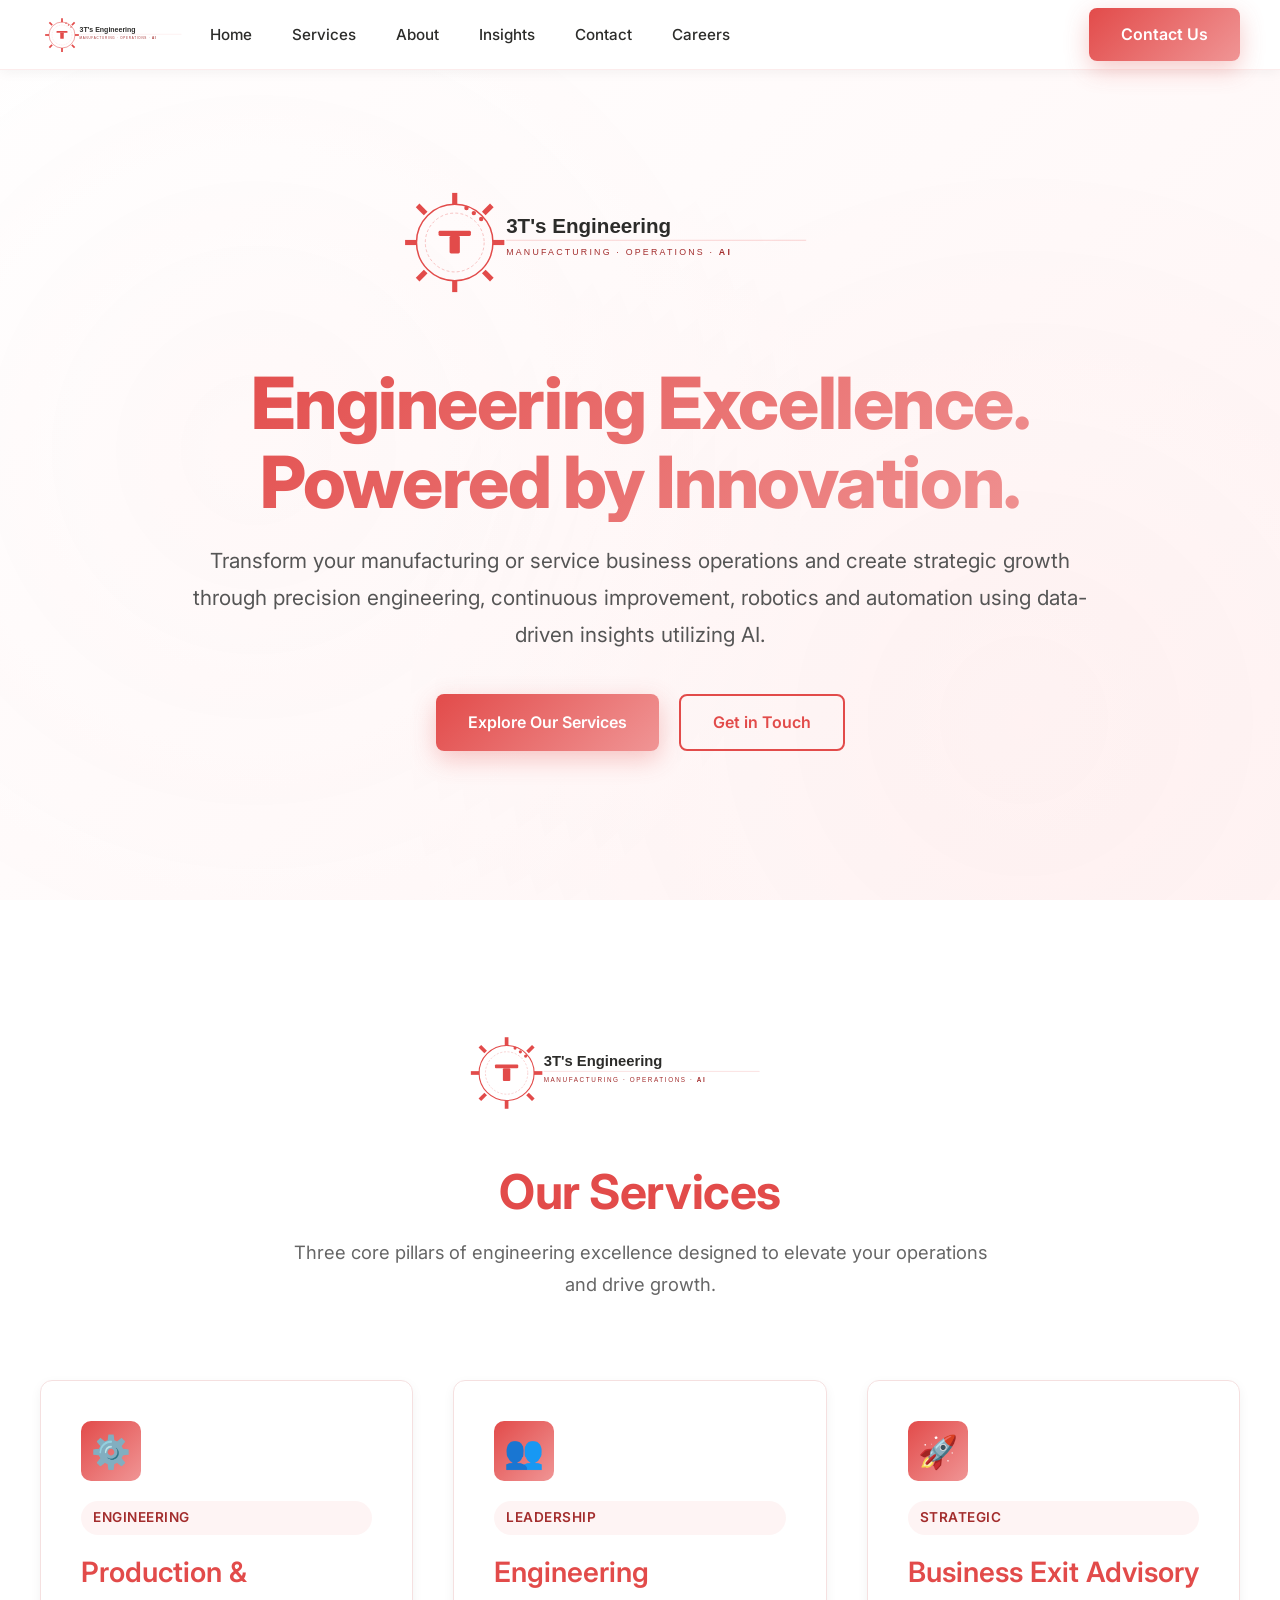
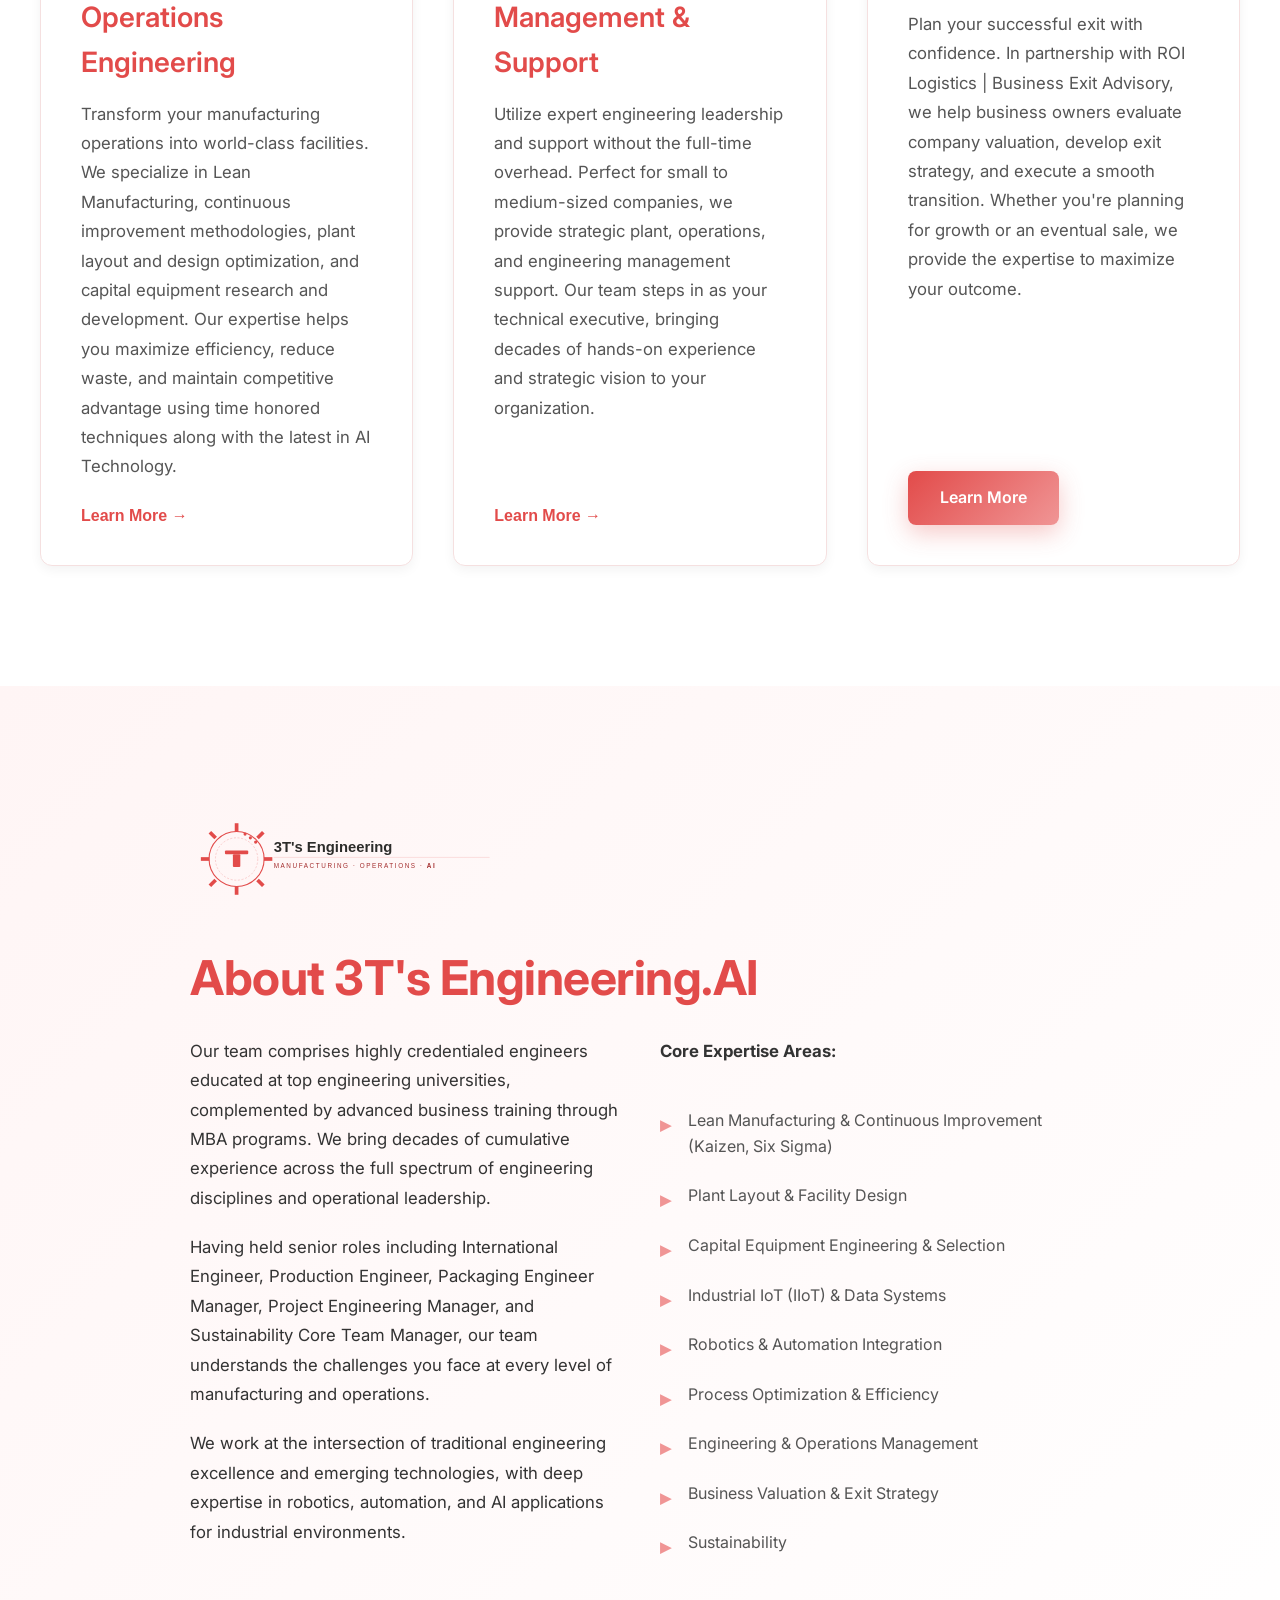
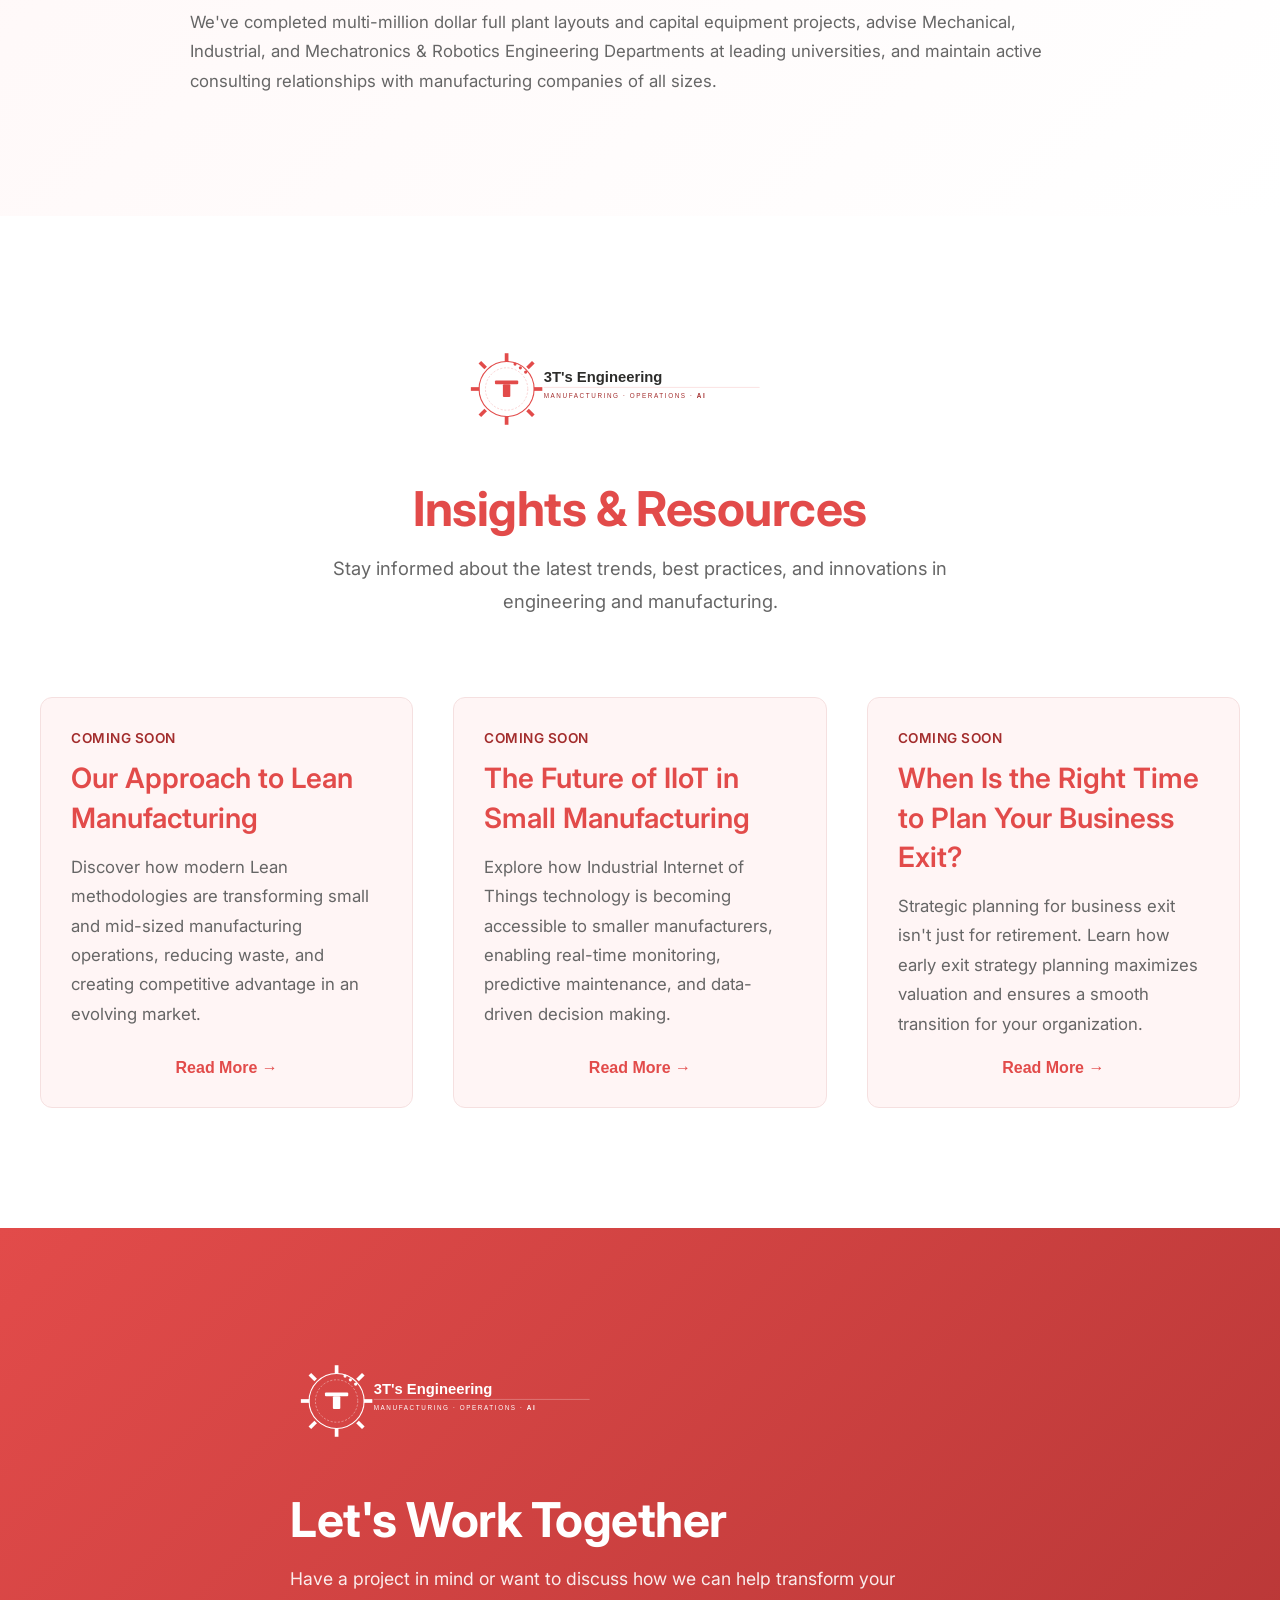
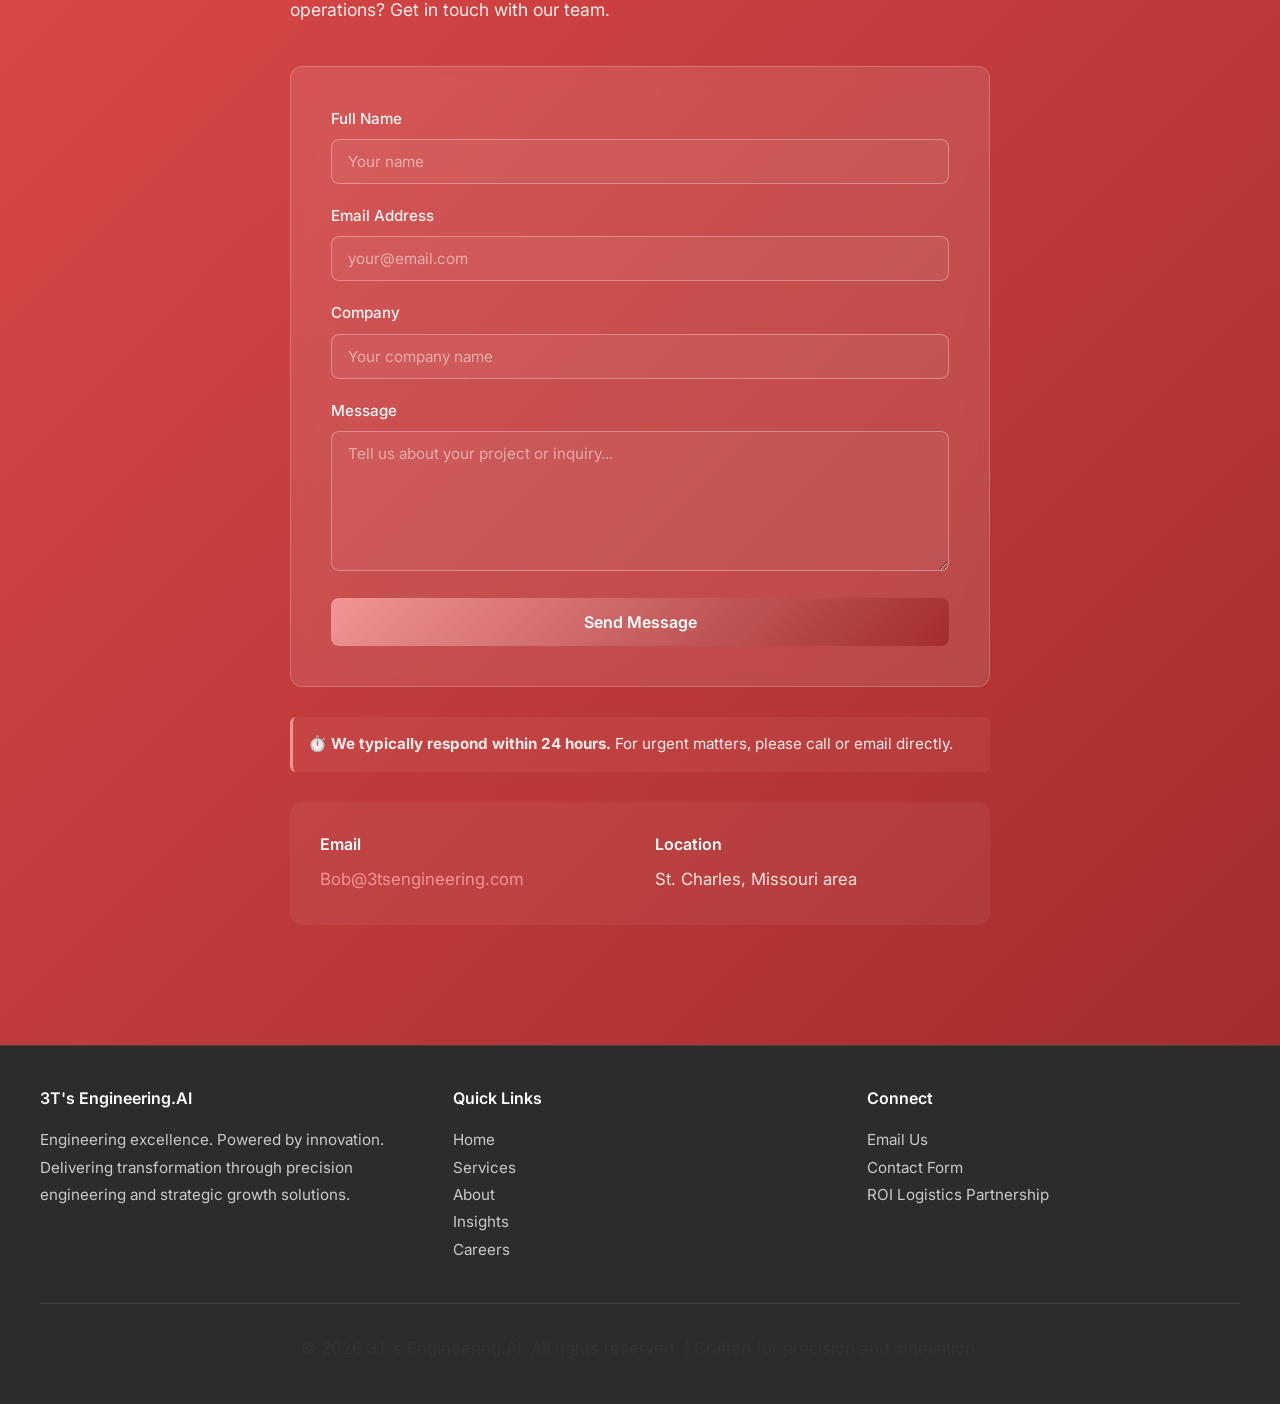
<file: index.html>
<!DOCTYPE html>
<html lang="en">
<head>
    <meta charset="UTF-8">
    <meta name="viewport" content="width=device-width, initial-scale=1.0">
    <title>3T's Engineering.AI - Engineering Excellence & Innovation</title>
    <meta name="description" content="3T's Engineering.AI delivers precision concrete resurfacing, decorative concrete, power washing, and exterior services across the St. Louis metro area. Engineering excellence powered by innovation.">
    <link rel="icon" type="image/svg+xml" href="3ts-logo-icon.svg">
    <link rel="preconnect" href="https://fonts.googleapis.com">
    <link rel="preconnect" href="https://fonts.gstatic.com" crossorigin>
    <link href="https://fonts.googleapis.com/css2?family=Inter:wght@300;400;500;600;700;800&display=swap" rel="stylesheet">

    <style>
        /* =====================================================
           RESET & GLOBAL STYLES
           ===================================================== */
        * {
            margin: 0;
            padding: 0;
            box-sizing: border-box;
        }

        html {
            scroll-behavior: smooth;
        }

        body {
            font-family: 'Inter', sans-serif;
            color: #2C2C2A;
            background-color: #FFFFFF;
            line-height: 1.6;
            overflow-x: hidden;
        }

        /* =====================================================
           TYPOGRAPHY
           ===================================================== */
        h1 {
            font-size: clamp(2.5rem, 8vw, 4.5rem);
            font-weight: 800;
            line-height: 1.1;
            color: #E24B4A;
            letter-spacing: -0.02em;
        }

        h2 {
            font-size: clamp(2rem, 5vw, 3rem);
            font-weight: 700;
            line-height: 1.2;
            color: #E24B4A;
            letter-spacing: -0.01em;
        }

        h3 {
            font-size: clamp(1.25rem, 3vw, 1.75rem);
            font-weight: 600;
            color: #E24B4A;
        }

        p {
            font-size: 1.05rem;
            font-weight: 400;
            color: #333333;
            line-height: 1.75;
        }

        a {
            color: #E24B4A;
            text-decoration: none;
            transition: color 0.3s ease;
        }

        a:hover {
            color: #F09595;
        }

        /* =====================================================
           BUTTONS & CTAs
           ===================================================== */
        .btn {
            display: inline-flex;
            align-items: center;
            justify-content: center;
            padding: 14px 32px;
            font-size: 1rem;
            font-weight: 600;
            text-decoration: none;
            border: none;
            border-radius: 8px;
            cursor: pointer;
            transition: all 0.3s cubic-bezier(0.4, 0, 0.2, 1);
            gap: 8px;
        }

        .btn-primary {
            background: linear-gradient(135deg, #E24B4A, #F09595);
            color: #FFFFFF;
            box-shadow: 0 8px 24px rgba(226, 75, 74, 0.3);
        }

        .btn-primary:hover {
            transform: translateY(-2px);
            box-shadow: 0 12px 32px rgba(226, 75, 74, 0.4);
        }

        .btn-secondary {
            background: transparent;
            color: #E24B4A;
            border: 2px solid #E24B4A;
        }

        .btn-secondary:hover {
            background: #E24B4A;
            color: #FFFFFF;
        }

        .btn-link {
            padding: 0;
            background: none;
            border: none;
            color: #E24B4A;
            font-weight: 600;
            font-size: 1rem;
            cursor: pointer;
        }

        .btn-link:hover {
            color: #F09595;
        }

        /* =====================================================
           NAVIGATION & HEADER
           ===================================================== */
        nav {
            position: fixed;
            top: 0;
            left: 0;
            right: 0;
            height: 70px;
            background: rgba(255, 255, 255, 0.95);
            backdrop-filter: blur(10px);
            border-bottom: 1px solid rgba(226, 75, 74, 0.1);
            z-index: 1000;
            display: flex;
            align-items: center;
            justify-content: space-between;
            padding: 0 40px;
            box-shadow: 0 2px 12px rgba(0, 0, 0, 0.05);
        }

        .nav-logo {
            font-size: 1.5rem;
            font-weight: 700;
            color: #E24B4A;
            text-decoration: none;
            display: flex;
            align-items: center;
            gap: 10px;
        }

        .nav-logo img {
            height: 40px;
            width: auto;
        }

        .nav-links {
            display: flex;
            gap: 40px;
            align-items: center;
            list-style: none;
        }

        .nav-links a {
            color: #2C2C2A;
            font-weight: 500;
            font-size: 0.95rem;
            transition: color 0.3s ease;
        }

        .nav-links a:hover {
            color: #E24B4A;
        }

        .hamburger {
            display: none;
            flex-direction: column;
            cursor: pointer;
            gap: 5px;
        }

        .hamburger span {
            width: 25px;
            height: 3px;
            background-color: #E24B4A;
            border-radius: 2px;
            transition: all 0.3s ease;
        }

        .hamburger.active span:nth-child(1) {
            transform: rotate(45deg) translate(8px, 8px);
        }

        .hamburger.active span:nth-child(2) {
            opacity: 0;
        }

        .hamburger.active span:nth-child(3) {
            transform: rotate(-45deg) translate(7px, -7px);
        }

        /* =====================================================
           HERO SECTION
           ===================================================== */
        #hero {
            min-height: 100vh;
            display: flex;
            align-items: center;
            justify-content: center;
            padding: 100px 40px 80px;
            background: linear-gradient(135deg, #FFFFFF 0%, #FFF5F5 100%);
            position: relative;
            overflow: hidden;
        }

        .hero-bg {
            position: absolute;
            top: 0;
            left: 0;
            right: 0;
            bottom: 0;
            opacity: 0.3;
            background-image:
                radial-gradient(circle at 20% 50%, rgba(240, 149, 149, 0.1) 0%, transparent 50%),
                radial-gradient(circle at 80% 80%, rgba(226, 75, 74, 0.1) 0%, transparent 50%);
            z-index: 1;
        }

        .hero-content {
            position: relative;
            z-index: 2;
            max-width: 900px;
            text-align: center;
        }

        .hero-headline {
            margin-bottom: 20px;
            background: linear-gradient(135deg, #E24B4A 0%, #F09595 100%);
            -webkit-background-clip: text;
            -webkit-text-fill-color: transparent;
            background-clip: text;
        }

        .hero-subline {
            font-size: 1.3rem;
            color: #555555;
            margin-bottom: 40px;
            font-weight: 400;
            line-height: 1.8;
        }

        .hero-cta {
            display: flex;
            gap: 20px;
            justify-content: center;
            flex-wrap: wrap;
            animation: fadeInUp 1s ease 0.5s both;
        }

        /* =====================================================
           SERVICES SECTION
           ===================================================== */
        #services {
            padding: 120px 40px;
            background-color: #FFFFFF;
        }

        .section-header {
            text-align: center;
            margin-bottom: 80px;
        }

        .section-header h2 {
            margin-bottom: 15px;
        }

        .section-header p {
            font-size: 1.15rem;
            color: #666666;
            max-width: 700px;
            margin: 0 auto;
        }

        .services-grid {
            display: grid;
            grid-template-columns: repeat(auto-fit, minmax(350px, 1fr));
            gap: 40px;
            max-width: 1200px;
            margin: 0 auto;
        }

        .service-card {
            background: #FFFFFF;
            border: 1px solid #F5E0E0;
            border-radius: 12px;
            padding: 40px;
            transition: all 0.4s cubic-bezier(0.4, 0, 0.2, 1);
            display: flex;
            flex-direction: column;
            box-shadow: 0 4px 12px rgba(0, 0, 0, 0.05);
        }

        .service-card:hover {
            transform: translateY(-8px);
            border-color: #F09595;
            box-shadow: 0 16px 32px rgba(226, 75, 74, 0.15);
        }

        .service-icon {
            width: 60px;
            height: 60px;
            border-radius: 10px;
            display: flex;
            align-items: center;
            justify-content: center;
            font-size: 2rem;
            margin-bottom: 20px;
            background: linear-gradient(135deg, #E24B4A, #F09595);
            color: white;
        }

        .service-card h3 {
            margin-bottom: 15px;
            color: #E24B4A;
        }

        .service-card p {
            flex-grow: 1;
            color: #555555;
            margin-bottom: 25px;
        }

        .service-card .btn {
            align-self: flex-start;
        }

        .badge {
            display: inline-block;
            background: rgba(240, 149, 149, 0.1);
            color: #A32D2D;
            padding: 6px 12px;
            border-radius: 20px;
            font-size: 0.85rem;
            font-weight: 600;
            margin-bottom: 15px;
            text-transform: uppercase;
            letter-spacing: 0.5px;
        }

        /* =====================================================
           ABOUT SECTION
           ===================================================== */
        #about {
            padding: 120px 40px;
            background: linear-gradient(135deg, #FFF5F5 0%, #FFFFFF 100%);
        }

        .about-content {
            max-width: 900px;
            margin: 0 auto;
        }

        .about-content h2 {
            margin-bottom: 30px;
        }

        .about-grid {
            display: grid;
            grid-template-columns: 1fr 1fr;
            gap: 40px;
            align-items: start;
        }

        .about-text p {
            margin-bottom: 20px;
            color: #333333;
        }

        .expertise-list {
            list-style: none;
            margin-top: 30px;
        }

        .expertise-list li {
            padding: 12px 0;
            padding-left: 28px;
            position: relative;
            color: #555555;
            font-size: 1rem;
        }

        .expertise-list li:before {
            content: "▸";
            position: absolute;
            left: 0;
            color: #F09595;
            font-size: 1.3rem;
            font-weight: bold;
        }

        /* =====================================================
           BLOG/NEWS SECTION
           ===================================================== */
        #blog {
            padding: 120px 40px;
            background-color: #FFFFFF;
        }

        .blog-grid {
            display: grid;
            grid-template-columns: repeat(auto-fit, minmax(320px, 1fr));
            gap: 40px;
            max-width: 1200px;
            margin: 0 auto;
        }

        .blog-card {
            background: #FFF5F5;
            border-radius: 12px;
            padding: 30px;
            transition: all 0.3s ease;
            border: 1px solid #F5E0E0;
            display: flex;
            flex-direction: column;
        }

        .blog-card:hover {
            transform: translateY(-4px);
            border-color: #F09595;
            box-shadow: 0 12px 24px rgba(226, 75, 74, 0.1);
        }

        .blog-date {
            font-size: 0.85rem;
            color: #A32D2D;
            font-weight: 600;
            text-transform: uppercase;
            letter-spacing: 0.5px;
            margin-bottom: 10px;
        }

        .blog-card h3 {
            margin-bottom: 15px;
            line-height: 1.4;
        }

        .blog-card p {
            flex-grow: 1;
            color: #666666;
            margin-bottom: 20px;
        }

        .blog-card .btn-link {
            color: #E24B4A;
            font-weight: 600;
            padding: 0;
        }

        /* =====================================================
           CONTACT SECTION
           ===================================================== */
        #contact {
            padding: 120px 40px;
            background: linear-gradient(135deg, #E24B4A 0%, #A32D2D 100%);
            color: #FFFFFF;
        }

        .contact-content {
            max-width: 700px;
            margin: 0 auto;
        }

        .contact-content h2 {
            color: #FFFFFF;
            margin-bottom: 15px;
        }

        .contact-intro {
            font-size: 1.1rem;
            color: rgba(255, 255, 255, 0.9);
            margin-bottom: 40px;
        }

        .contact-form {
            background: rgba(255, 255, 255, 0.1);
            backdrop-filter: blur(10px);
            border: 1px solid rgba(255, 255, 255, 0.2);
            border-radius: 12px;
            padding: 40px;
            margin-bottom: 30px;
        }

        .form-group {
            margin-bottom: 20px;
        }

        .form-group label {
            display: block;
            margin-bottom: 8px;
            font-weight: 500;
            font-size: 0.95rem;
            color: rgba(255, 255, 255, 0.95);
        }

        .form-group input,
        .form-group textarea {
            width: 100%;
            padding: 12px 16px;
            border: 1px solid rgba(255, 255, 255, 0.3);
            border-radius: 8px;
            background: rgba(255, 255, 255, 0.05);
            color: #FFFFFF;
            font-family: 'Inter', sans-serif;
            font-size: 0.95rem;
            transition: all 0.3s ease;
        }

        .form-group input::placeholder,
        .form-group textarea::placeholder {
            color: rgba(255, 255, 255, 0.5);
        }

        .form-group input:focus,
        .form-group textarea:focus {
            outline: none;
            background: rgba(255, 255, 255, 0.1);
            border-color: #F09595;
            box-shadow: 0 0 0 3px rgba(240, 149, 149, 0.1);
        }

        .form-group textarea {
            resize: vertical;
            min-height: 140px;
        }

        .contact-form button {
            width: 100%;
            padding: 14px 24px;
            background: linear-gradient(135deg, #F09595, #A32D2D);
            color: #FFFFFF;
            border: none;
            border-radius: 8px;
            font-weight: 600;
            font-size: 1rem;
            cursor: pointer;
            transition: all 0.3s ease;
            font-family: 'Inter', sans-serif;
        }

        .contact-form button:hover {
            transform: translateY(-2px);
            box-shadow: 0 12px 24px rgba(240, 149, 149, 0.3);
        }

        .contact-info {
            display: grid;
            grid-template-columns: 1fr 1fr;
            gap: 30px;
            padding: 30px;
            background: rgba(255, 255, 255, 0.05);
            border-radius: 12px;
            margin-top: 30px;
        }

        .contact-item h4 {
            color: #FFFFFF;
            margin-bottom: 8px;
            font-weight: 600;
        }

        .contact-item p {
            color: rgba(255, 255, 255, 0.85);
            margin: 0;
        }

        .contact-item a {
            color: #F09595;
        }

        .response-time {
            margin-top: 20px;
            padding: 15px;
            background: rgba(240, 149, 149, 0.1);
            border-left: 3px solid #F09595;
            border-radius: 6px;
            color: rgba(255, 255, 255, 0.9);
            font-size: 0.95rem;
        }

        /* =====================================================
           FOOTER
           ===================================================== */
        footer {
            background-color: #2C2C2A;
            color: rgba(255, 255, 255, 0.8);
            padding: 40px;
            border-top: 1px solid rgba(255, 255, 255, 0.1);
        }

        .footer-content {
            max-width: 1200px;
            margin: 0 auto;
            display: grid;
            grid-template-columns: repeat(auto-fit, minmax(280px, 1fr));
            gap: 40px;
            margin-bottom: 40px;
        }

        .footer-section h3 {
            color: #FFFFFF;
            font-size: 1rem;
            margin-bottom: 15px;
        }

        .footer-section p,
        .footer-section a {
            color: rgba(255, 255, 255, 0.75);
            font-size: 0.95rem;
            line-height: 1.8;
        }

        .footer-section a:hover {
            color: #F09595;
        }

        .footer-bottom {
            border-top: 1px solid rgba(255, 255, 255, 0.1);
            padding-top: 30px;
            text-align: center;
            color: rgba(255, 255, 255, 0.6);
            font-size: 0.9rem;
        }

        /* =====================================================
           ANIMATIONS
           ===================================================== */
        @keyframes fadeInUp {
            from {
                opacity: 0;
                transform: translateY(30px);
            }
            to {
                opacity: 1;
                transform: translateY(0);
            }
        }

        @keyframes fadeIn {
            from {
                opacity: 0;
            }
            to {
                opacity: 1;
            }
        }

        .fade-in {
            opacity: 0;
            animation: fadeIn 0.8s ease forwards;
        }

        /* =====================================================
           RESPONSIVE DESIGN
           ===================================================== */
        @media (max-width: 768px) {
            nav {
                padding: 0 20px;
            }

            .nav-links {
                position: fixed;
                top: 70px;
                left: 0;
                right: 0;
                flex-direction: column;
                background: rgba(255, 255, 255, 0.98);
                backdrop-filter: blur(10px);
                gap: 0;
                max-height: 0;
                overflow: hidden;
                transition: max-height 0.3s ease;
                padding: 0;
                box-shadow: 0 8px 16px rgba(0, 0, 0, 0.1);
            }

            .nav-links.active {
                max-height: 400px;
                padding: 20px 0;
            }

            .nav-links a {
                display: block;
                padding: 12px 40px;
                border-bottom: 1px solid rgba(226, 75, 74, 0.1);
            }

            .hamburger {
                display: flex;
            }

            #hero {
                padding: 100px 20px 60px;
                min-height: auto;
            }

            .hero-subline {
                font-size: 1.1rem;
            }

            .hero-cta {
                flex-direction: column;
                gap: 15px;
            }

            #services,
            #about,
            #blog,
            #contact {
                padding: 80px 20px;
            }

            .services-grid {
                grid-template-columns: 1fr;
                gap: 30px;
            }

            .about-grid {
                grid-template-columns: 1fr;
                gap: 30px;
            }

            .blog-grid {
                grid-template-columns: 1fr;
            }

            .contact-info {
                grid-template-columns: 1fr;
            }

            .section-header h2 {
                font-size: 2rem;
            }

            .footer-content {
                grid-template-columns: 1fr;
                gap: 30px;
            }
        }

        @media (max-width: 480px) {
            nav {
                height: 60px;
                padding: 0 15px;
            }

            .nav-logo {
                font-size: 1.2rem;
            }

            h1 {
                font-size: 2rem;
            }

            h2 {
                font-size: 1.5rem;
            }

            #hero {
                padding: 80px 15px 40px;
            }

            #services,
            #about,
            #blog,
            #contact {
                padding: 60px 15px;
            }

            .service-card,
            .blog-card,
            .contact-form {
                padding: 25px;
            }

            p {
                font-size: 1rem;
            }

            .btn {
                padding: 12px 24px;
                font-size: 0.95rem;
            }
        }
    </style>
</head>
<body>
    <!-- ============================================================
         NAVIGATION
         ============================================================ -->
    <nav>
        <a href="#hero" class="nav-logo">
            <img src="3ts-logo-full.svg" alt="3T's Engineering.AI Logo" style="height: 50px;">
        </a>

        <ul class="nav-links">
            <li><a href="#hero">Home</a></li>
            <li><a href="#services">Services</a></li>
            <li><a href="#about">About</a></li>
            <li><a href="#blog">Insights</a></li>
            <li><a href="#contact">Contact</a></li>
            <li><a href="careers.html">Careers</a></li>
        </ul>

        <div class="hamburger" id="hamburger">
            <span></span>
            <span></span>
            <span></span>
        </div>

        <a href="#contact" class="btn btn-primary" style="margin-left: auto;">Contact Us</a>
    </nav>

    <!-- ============================================================
         HERO SECTION
         ============================================================ -->
    <section id="hero">
        <div class="hero-bg"></div>
        <div class="hero-content">
            <img src="3ts-logo-full.svg" alt="3T's Engineering.AI" style="max-width: 500px; width: 100%; margin-bottom: 40px;">
            <h1 class="hero-headline">Engineering Excellence. Powered by Innovation.</h1>
            <p class="hero-subline">Transform your manufacturing or service business operations and create strategic growth through precision engineering, continuous improvement, robotics and automation using data-driven insights utilizing AI.</p>
            <div class="hero-cta">
                <a href="#services" class="btn btn-primary">Explore Our Services</a>
                <a href="#contact" class="btn btn-secondary">Get in Touch</a>
            </div>
        </div>
    </section>

    <!-- ============================================================
         SERVICES SECTION
         ============================================================ -->
    <section id="services">
        <div class="section-header">
            <img src="3ts-logo-full.svg" alt="3T's Engineering.AI" style="max-width: 360px; width: 100%; margin-bottom: 30px;">
            <h2>Our Services</h2>
            <p>Three core pillars of engineering excellence designed to elevate your operations and drive growth.</p>
        </div>

        <div class="services-grid">
            <!-- Service 1 -->
            <div class="service-card fade-in">
                <div class="service-icon">⚙️</div>
                <span class="badge">Engineering</span>
                <h3>Production & Operations Engineering</h3>
                <p>Transform your manufacturing operations into world-class facilities. We specialize in Lean Manufacturing, continuous improvement methodologies, plant layout and design optimization, and capital equipment research and development. Our expertise helps you maximize efficiency, reduce waste, and maintain competitive advantage using time honored techniques along with the latest in AI Technology.</p>
                <button class="btn btn-link">Learn More →</button>
            </div>

            <!-- Service 2 -->
            <div class="service-card fade-in">
                <div class="service-icon">👥</div>
                <span class="badge">Leadership</span>
                <h3>Engineering Management & Support</h3>
                <p>Utilize expert engineering leadership and support without the full-time overhead. Perfect for small to medium-sized companies, we provide strategic plant, operations, and engineering management support. Our team steps in as your technical executive, bringing decades of hands-on experience and strategic vision to your organization.</p>
                <button class="btn btn-link">Learn More →</button>
            </div>

            <!-- Service 3 -->
            <div class="service-card fade-in">
                <div class="service-icon">🚀</div>
                <span class="badge">Strategic</span>
                <h3>Business Exit Advisory</h3>
                <p>Plan your successful exit with confidence. In partnership with ROI Logistics | Business Exit Advisory, we help business owners evaluate company valuation, develop exit strategy, and execute a smooth transition. Whether you're planning for growth or an eventual sale, we provide the expertise to maximize your outcome.</p>
                <a href="https://www.roilogistics.ai/" target="_blank" class="btn btn-primary">Learn More</a>
            </div>
        </div>
    </section>

    <!-- ============================================================
         ABOUT SECTION
         ============================================================ -->
    <section id="about">
        <div class="about-content">
            <img src="3ts-logo-full.svg" alt="3T's Engineering.AI" style="max-width: 360px; width: 100%; margin-bottom: 30px;">
            <h2>About 3T's Engineering.AI</h2>

            <div class="about-grid">
                <div class="about-text">
                    <p>Our team comprises highly credentialed engineers educated at top engineering universities, complemented by advanced business training through MBA programs. We bring decades of cumulative experience across the full spectrum of engineering disciplines and operational leadership.</p>

                    <p>Having held senior roles including International Engineer, Production Engineer, Packaging Engineer Manager, Project Engineering Manager, and Sustainability Core Team Manager, our team understands the challenges you face at every level of manufacturing and operations.</p>

                    <p>We work at the intersection of traditional engineering excellence and emerging technologies, with deep expertise in robotics, automation, and AI applications for industrial environments.</p>
                </div>

                <div>
                    <p><strong>Core Expertise Areas:</strong></p>
                    <ul class="expertise-list">
                        <li>Lean Manufacturing & Continuous Improvement (Kaizen, Six Sigma)</li>
                        <li>Plant Layout & Facility Design</li>
                        <li>Capital Equipment Engineering & Selection</li>
                        <li>Industrial IoT (IIoT) & Data Systems</li>
                        <li>Robotics & Automation Integration</li>
                        <li>Process Optimization & Efficiency</li>
                        <li>Engineering & Operations Management</li>
                        <li>Business Valuation & Exit Strategy</li>
                        <li>Sustainability</li>
                    </ul>
                </div>
            </div>

            <p style="margin-top: 40px; color: #666666;">We've completed multi-million dollar full plant layouts and capital equipment projects, advise Mechanical, Industrial, and Mechatronics & Robotics Engineering Departments at leading universities, and maintain active consulting relationships with manufacturing companies of all sizes.</p>
        </div>
    </section>

    <!-- ============================================================
         BLOG/NEWS SECTION
         ============================================================ -->
    <section id="blog">
        <div class="section-header">
            <img src="3ts-logo-full.svg" alt="3T's Engineering.AI" style="max-width: 360px; width: 100%; margin-bottom: 30px;">
            <h2>Insights & Resources</h2>
            <p>Stay informed about the latest trends, best practices, and innovations in engineering and manufacturing.</p>
        </div>

        <div class="blog-grid">
            <!-- Blog Card 1 -->
            <div class="blog-card fade-in">
                <div class="blog-date">Coming Soon</div>
                <h3>Our Approach to Lean Manufacturing</h3>
                <p>Discover how modern Lean methodologies are transforming small and mid-sized manufacturing operations, reducing waste, and creating competitive advantage in an evolving market.</p>
                <button class="btn btn-link">Read More →</button>
            </div>

            <!-- Blog Card 2 -->
            <div class="blog-card fade-in">
                <div class="blog-date">Coming Soon</div>
                <h3>The Future of IIoT in Small Manufacturing</h3>
                <p>Explore how Industrial Internet of Things technology is becoming accessible to smaller manufacturers, enabling real-time monitoring, predictive maintenance, and data-driven decision making.</p>
                <button class="btn btn-link">Read More →</button>
            </div>

            <!-- Blog Card 3 -->
            <div class="blog-card fade-in">
                <div class="blog-date">Coming Soon</div>
                <h3>When Is the Right Time to Plan Your Business Exit?</h3>
                <p>Strategic planning for business exit isn't just for retirement. Learn how early exit strategy planning maximizes valuation and ensures a smooth transition for your organization.</p>
                <button class="btn btn-link">Read More →</button>
            </div>
        </div>
    </section>

    <!-- ============================================================
         CONTACT SECTION
         ============================================================ -->
    <section id="contact">
        <div class="contact-content">
            <img src="3ts-logo-full.svg" alt="3T's Engineering.AI" style="max-width: 360px; width: 100%; margin-bottom: 30px; filter: brightness(0) invert(1);">
            <h2>Let's Work Together</h2>
            <p class="contact-intro">Have a project in mind or want to discuss how we can help transform your operations? Get in touch with our team.</p>

            <form class="contact-form" id="contactForm" action="https://formsubmit.co/Bob@3tsengineering.com" method="POST">
                <input type="hidden" name="_subject" value="New Contact Form Submission - 3T's Engineering">
                <input type="hidden" name="_captcha" value="true">
                <input type="hidden" name="_template" value="table">
                <input type="hidden" name="_next" value="https://3tsengineering.com/">
                <input type="text" name="_honey" style="display:none">
                <div class="form-group">
                    <label for="name">Full Name</label>
                    <input type="text" id="name" name="name" placeholder="Your name" required>
                </div>

                <div class="form-group">
                    <label for="email">Email Address</label>
                    <input type="email" id="email" name="email" placeholder="your@email.com" required>
                </div>

                <div class="form-group">
                    <label for="company">Company</label>
                    <input type="text" id="company" name="company" placeholder="Your company name">
                </div>

                <div class="form-group">
                    <label for="message">Message</label>
                    <textarea id="message" name="message" placeholder="Tell us about your project or inquiry..." required></textarea>
                </div>

                <button type="submit">Send Message</button>
            </form>

            <div class="response-time">
                ⏱️ <strong>We typically respond within 24 hours.</strong> For urgent matters, please call or email directly.
            </div>

            <div class="contact-info">
                <div class="contact-item">
                    <h4>Email</h4>
                    <p><a href="mailto:Bob@3tsengineering.com">Bob@3tsengineering.com</a></p>
                </div>
                <div class="contact-item">
                    <h4>Location</h4>
                    <p>St. Charles, Missouri area</p>
                </div>
            </div>
        </div>
    </section>

    <!-- ============================================================
         FOOTER
         ============================================================ -->
    <footer>
        <div class="footer-content">
            <div class="footer-section">
                <h3>3T's Engineering.AI</h3>
                <p>Engineering excellence. Powered by innovation. Delivering transformation through precision engineering and strategic growth solutions.</p>
            </div>

            <div class="footer-section">
                <h3>Quick Links</h3>
                <p><a href="#hero">Home</a></p>
                <p><a href="#services">Services</a></p>
                <p><a href="#about">About</a></p>
                <p><a href="#blog">Insights</a></p>
                <p><a href="careers.html">Careers</a></p>
            </div>

            <div class="footer-section">
                <h3>Connect</h3>
                <p><a href="mailto:Bob@3tsengineering.com">Email Us</a></p>
                <p><a href="#contact">Contact Form</a></p>
                <p><a href="https://www.roilogistics.ai/" target="_blank">ROI Logistics Partnership</a></p>
            </div>
        </div>

        <div class="footer-bottom">
            <p>&copy; 2026 3T's Engineering.AI. All rights reserved. | Crafted for precision and innovation.</p>
        </div>
    </footer>

    <!-- ============================================================
         JAVASCRIPT
         ============================================================ -->
    <script>
        // Mobile menu toggle
        const hamburger = document.getElementById('hamburger');
        const navLinks = document.querySelector('.nav-links');

        hamburger.addEventListener('click', () => {
            hamburger.classList.toggle('active');
            navLinks.classList.toggle('active');
        });

        // Close menu when a link is clicked
        document.querySelectorAll('.nav-links a').forEach(link => {
            link.addEventListener('click', () => {
                hamburger.classList.remove('active');
                navLinks.classList.remove('active');
            });
        });

        // Fade-in animation on scroll
        const observerOptions = {
            threshold: 0.1,
            rootMargin: '0px 0px -100px 0px'
        };

        const observer = new IntersectionObserver((entries) => {
            entries.forEach(entry => {
                if (entry.isIntersecting) {
                    entry.target.style.animationDelay =
                        (Array.from(entry.target.parentElement.children).indexOf(entry.target) * 100) + 'ms';
                    entry.target.style.animation = 'fadeInUp 0.8s ease forwards';
                    observer.unobserve(entry.target);
                }
            });
        }, observerOptions);

        // Observe all fade-in elements
        document.querySelectorAll('.fade-in').forEach(el => {
            observer.observe(el);
        });

        // Smooth scroll for nav links (already handled by html scroll-behavior)
        document.querySelectorAll('a[href^="#"]').forEach(anchor => {
            anchor.addEventListener('click', function (e) {
                e.preventDefault();
                const target = document.querySelector(this.getAttribute('href'));
                if (target) {
                    target.scrollIntoView({
                        behavior: 'smooth',
                        block: 'start'
                    });
                }
            });
        });

        // Contact form - handled by FormSubmit.co (no JS interception needed)

        // Sticky nav shadow on scroll
        window.addEventListener('scroll', () => {
            const nav = document.querySelector('nav');
            if (window.scrollY > 10) {
                nav.style.boxShadow = '0 4px 12px rgba(0, 0, 0, 0.1)';
            } else {
                nav.style.boxShadow = '0 2px 12px rgba(0, 0, 0, 0.05)';
            }
        });
    </script>
</body>
</html>
</file>
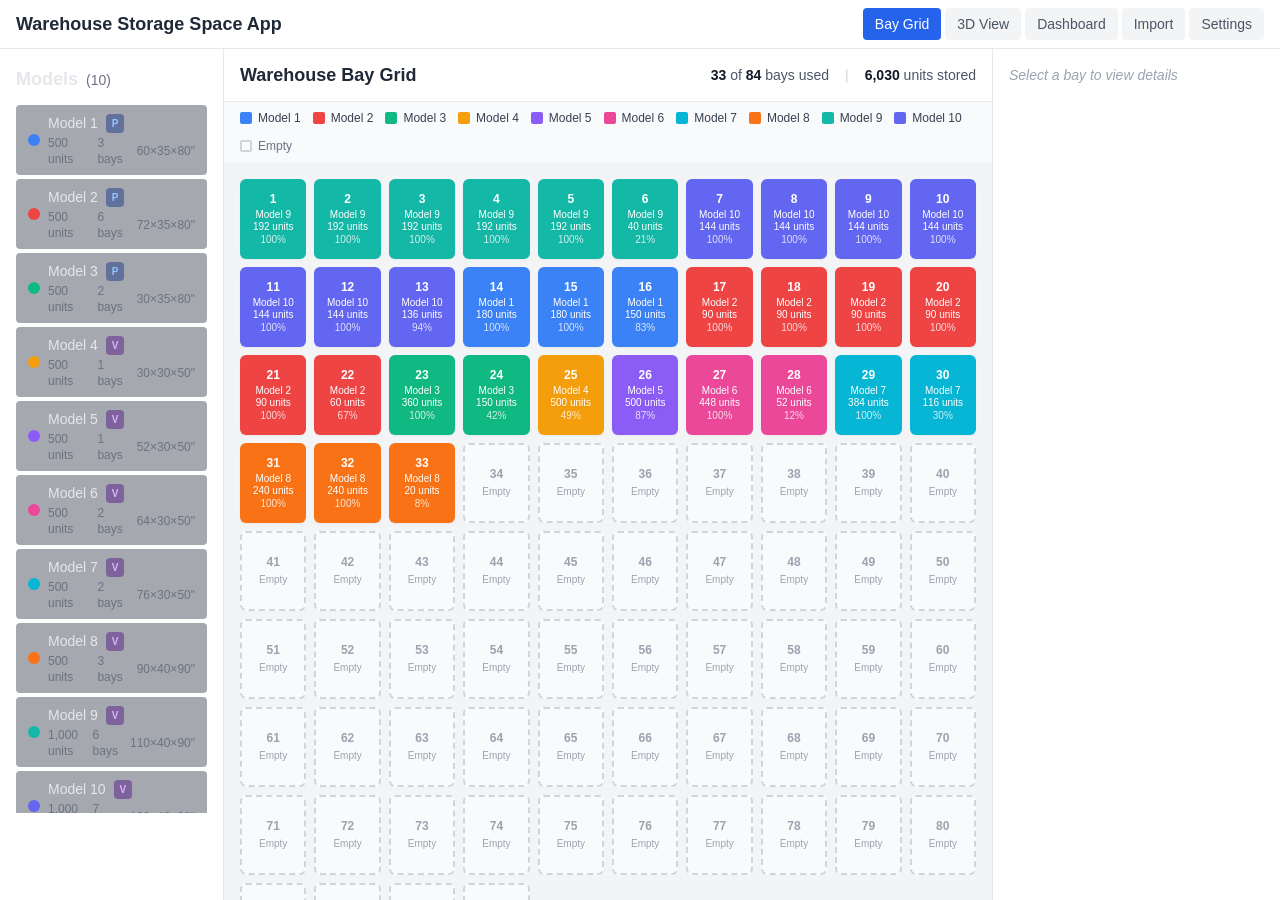
<file: warehouse/index.html>
<!DOCTYPE html>
<html lang="en">
  <head>
    <meta charset="UTF-8" />
    <meta name="viewport" content="width=device-width, initial-scale=1.0" />
    <title>Warehouse Storage Space App</title>
    <script type="module" crossorigin src="/warehouse/assets/index-D7cmtRGK.js"></script>
    <link rel="stylesheet" crossorigin href="/warehouse/assets/index-EQw-6zon.css">
  </head>
  <body>
    <div id="root"></div>
  </body>
</html>
</file>
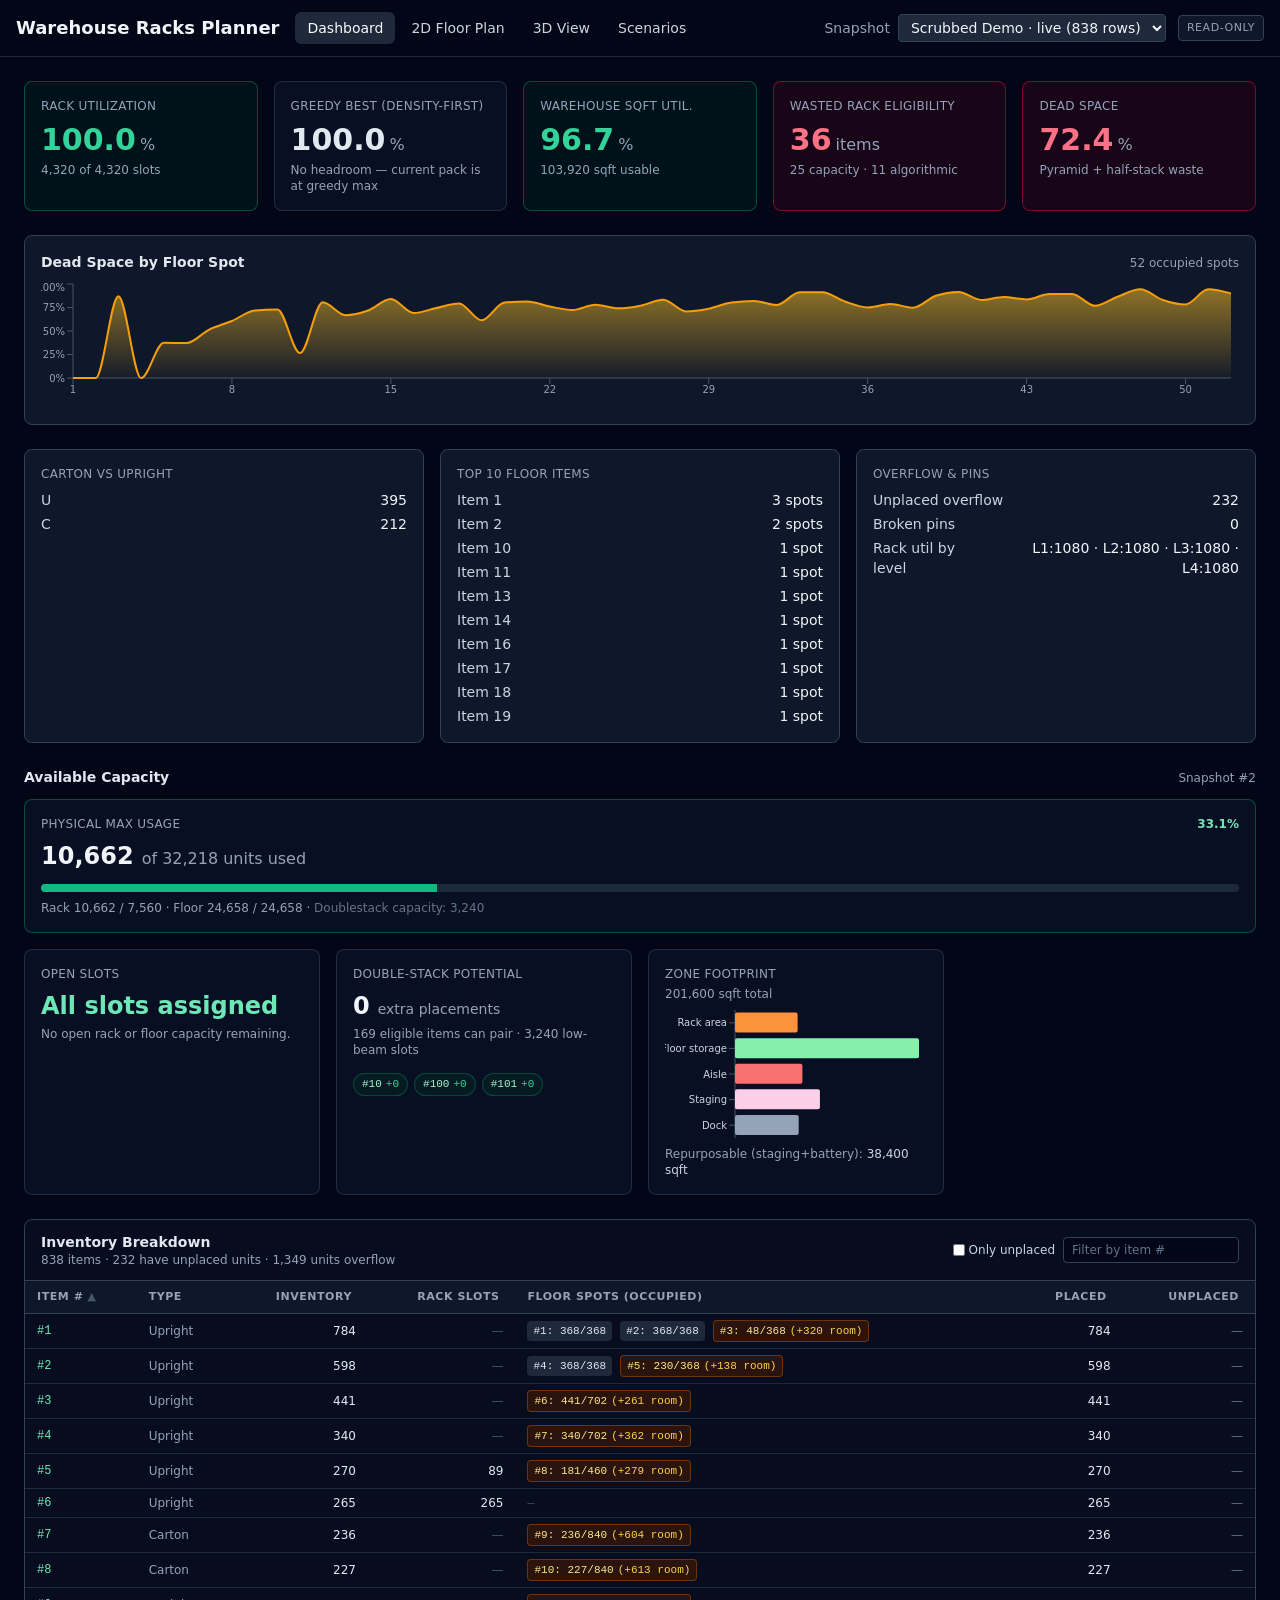
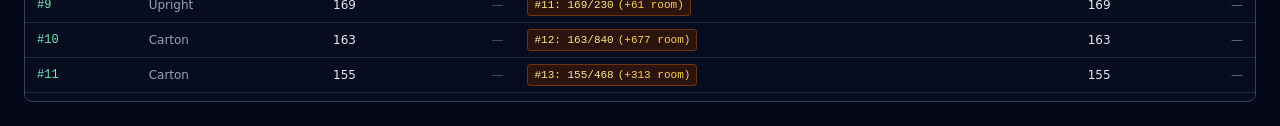
<file: warehouse2/index.html>
<!doctype html>
<html lang="en">
  <head>
    <meta charset="UTF-8" />
    <meta name="viewport" content="width=device-width, initial-scale=1.0" />
    <title>Warehouse Racks Planner</title>
    <script type="module" crossorigin src="/warehouse2/assets/index-C69dtSg0.js"></script>
    <link rel="stylesheet" crossorigin href="/warehouse2/assets/index-BePEf1lD.css">
  </head>
  <body>
    <div id="root"></div>
  </body>
</html>
</file>
<file: warehouse/assets/index-EQw-6zon.css>
*,:before,:after{--tw-border-spacing-x: 0;--tw-border-spacing-y: 0;--tw-translate-x: 0;--tw-translate-y: 0;--tw-rotate: 0;--tw-skew-x: 0;--tw-skew-y: 0;--tw-scale-x: 1;--tw-scale-y: 1;--tw-pan-x: ;--tw-pan-y: ;--tw-pinch-zoom: ;--tw-scroll-snap-strictness: proximity;--tw-gradient-from-position: ;--tw-gradient-via-position: ;--tw-gradient-to-position: ;--tw-ordinal: ;--tw-slashed-zero: ;--tw-numeric-figure: ;--tw-numeric-spacing: ;--tw-numeric-fraction: ;--tw-ring-inset: ;--tw-ring-offset-width: 0px;--tw-ring-offset-color: #fff;--tw-ring-color: rgb(59 130 246 / .5);--tw-ring-offset-shadow: 0 0 #0000;--tw-ring-shadow: 0 0 #0000;--tw-shadow: 0 0 #0000;--tw-shadow-colored: 0 0 #0000;--tw-blur: ;--tw-brightness: ;--tw-contrast: ;--tw-grayscale: ;--tw-hue-rotate: ;--tw-invert: ;--tw-saturate: ;--tw-sepia: ;--tw-drop-shadow: ;--tw-backdrop-blur: ;--tw-backdrop-brightness: ;--tw-backdrop-contrast: ;--tw-backdrop-grayscale: ;--tw-backdrop-hue-rotate: ;--tw-backdrop-invert: ;--tw-backdrop-opacity: ;--tw-backdrop-saturate: ;--tw-backdrop-sepia: ;--tw-contain-size: ;--tw-contain-layout: ;--tw-contain-paint: ;--tw-contain-style: }::backdrop{--tw-border-spacing-x: 0;--tw-border-spacing-y: 0;--tw-translate-x: 0;--tw-translate-y: 0;--tw-rotate: 0;--tw-skew-x: 0;--tw-skew-y: 0;--tw-scale-x: 1;--tw-scale-y: 1;--tw-pan-x: ;--tw-pan-y: ;--tw-pinch-zoom: ;--tw-scroll-snap-strictness: proximity;--tw-gradient-from-position: ;--tw-gradient-via-position: ;--tw-gradient-to-position: ;--tw-ordinal: ;--tw-slashed-zero: ;--tw-numeric-figure: ;--tw-numeric-spacing: ;--tw-numeric-fraction: ;--tw-ring-inset: ;--tw-ring-offset-width: 0px;--tw-ring-offset-color: #fff;--tw-ring-color: rgb(59 130 246 / .5);--tw-ring-offset-shadow: 0 0 #0000;--tw-ring-shadow: 0 0 #0000;--tw-shadow: 0 0 #0000;--tw-shadow-colored: 0 0 #0000;--tw-blur: ;--tw-brightness: ;--tw-contrast: ;--tw-grayscale: ;--tw-hue-rotate: ;--tw-invert: ;--tw-saturate: ;--tw-sepia: ;--tw-drop-shadow: ;--tw-backdrop-blur: ;--tw-backdrop-brightness: ;--tw-backdrop-contrast: ;--tw-backdrop-grayscale: ;--tw-backdrop-hue-rotate: ;--tw-backdrop-invert: ;--tw-backdrop-opacity: ;--tw-backdrop-saturate: ;--tw-backdrop-sepia: ;--tw-contain-size: ;--tw-contain-layout: ;--tw-contain-paint: ;--tw-contain-style: }*,:before,:after{box-sizing:border-box;border-width:0;border-style:solid;border-color:#e5e7eb}:before,:after{--tw-content: ""}html,:host{line-height:1.5;-webkit-text-size-adjust:100%;-moz-tab-size:4;-o-tab-size:4;tab-size:4;font-family:ui-sans-serif,system-ui,sans-serif,"Apple Color Emoji","Segoe UI Emoji",Segoe UI Symbol,"Noto Color Emoji";font-feature-settings:normal;font-variation-settings:normal;-webkit-tap-highlight-color:transparent}body{margin:0;line-height:inherit}hr{height:0;color:inherit;border-top-width:1px}abbr:where([title]){-webkit-text-decoration:underline dotted;text-decoration:underline dotted}h1,h2,h3,h4,h5,h6{font-size:inherit;font-weight:inherit}a{color:inherit;text-decoration:inherit}b,strong{font-weight:bolder}code,kbd,samp,pre{font-family:ui-monospace,SFMono-Regular,Menlo,Monaco,Consolas,Liberation Mono,Courier New,monospace;font-feature-settings:normal;font-variation-settings:normal;font-size:1em}small{font-size:80%}sub,sup{font-size:75%;line-height:0;position:relative;vertical-align:baseline}sub{bottom:-.25em}sup{top:-.5em}table{text-indent:0;border-color:inherit;border-collapse:collapse}button,input,optgroup,select,textarea{font-family:inherit;font-feature-settings:inherit;font-variation-settings:inherit;font-size:100%;font-weight:inherit;line-height:inherit;letter-spacing:inherit;color:inherit;margin:0;padding:0}button,select{text-transform:none}button,input:where([type=button]),input:where([type=reset]),input:where([type=submit]){-webkit-appearance:button;background-color:transparent;background-image:none}:-moz-focusring{outline:auto}:-moz-ui-invalid{box-shadow:none}progress{vertical-align:baseline}::-webkit-inner-spin-button,::-webkit-outer-spin-button{height:auto}[type=search]{-webkit-appearance:textfield;outline-offset:-2px}::-webkit-search-decoration{-webkit-appearance:none}::-webkit-file-upload-button{-webkit-appearance:button;font:inherit}summary{display:list-item}blockquote,dl,dd,h1,h2,h3,h4,h5,h6,hr,figure,p,pre{margin:0}fieldset{margin:0;padding:0}legend{padding:0}ol,ul,menu{list-style:none;margin:0;padding:0}dialog{padding:0}textarea{resize:vertical}input::-moz-placeholder,textarea::-moz-placeholder{opacity:1;color:#9ca3af}input::placeholder,textarea::placeholder{opacity:1;color:#9ca3af}button,[role=button]{cursor:pointer}:disabled{cursor:default}img,svg,video,canvas,audio,iframe,embed,object{display:block;vertical-align:middle}img,video{max-width:100%;height:auto}[hidden]:where(:not([hidden=until-found])){display:none}.invisible{visibility:hidden}.absolute{position:absolute}.relative{position:relative}.bottom-0\.5{bottom:.125rem}.right-0\.5{right:.125rem}.top-0\.5{top:.125rem}.mx-auto{margin-left:auto;margin-right:auto}.mb-1{margin-bottom:.25rem}.mb-2{margin-bottom:.5rem}.mb-3{margin-bottom:.75rem}.ml-2{margin-left:.5rem}.mt-0\.5{margin-top:.125rem}.mt-1{margin-top:.25rem}.block{display:block}.inline-block{display:inline-block}.flex{display:flex}.table{display:table}.grid{display:grid}.hidden{display:none}.h-10{height:2.5rem}.h-3{height:.75rem}.h-full{height:100%}.h-screen{height:100vh}.max-h-\[calc\(100vh-12rem\)\]{max-height:calc(100vh - 12rem)}.min-h-\[80px\]{min-height:80px}.w-10{width:2.5rem}.w-16{width:4rem}.w-20{width:5rem}.w-24{width:6rem}.w-3{width:.75rem}.w-56{width:14rem}.w-72{width:18rem}.w-full{width:100%}.min-w-0{min-width:0px}.max-w-full{max-width:100%}.flex-1{flex:1 1 0%}.flex-shrink-0,.shrink-0{flex-shrink:0}.cursor-pointer{cursor:pointer}.select-none{-webkit-user-select:none;-moz-user-select:none;user-select:none}.grid-cols-1{grid-template-columns:repeat(1,minmax(0,1fr))}.grid-cols-2{grid-template-columns:repeat(2,minmax(0,1fr))}.grid-cols-3{grid-template-columns:repeat(3,minmax(0,1fr))}.flex-col{flex-direction:column}.flex-wrap{flex-wrap:wrap}.items-center{align-items:center}.justify-center{justify-content:center}.justify-between{justify-content:space-between}.gap-1{gap:.25rem}.gap-1\.5{gap:.375rem}.gap-2{gap:.5rem}.gap-3{gap:.75rem}.gap-4{gap:1rem}.gap-6{gap:1.5rem}.space-y-0\.5>:not([hidden])~:not([hidden]){--tw-space-y-reverse: 0;margin-top:calc(.125rem * calc(1 - var(--tw-space-y-reverse)));margin-bottom:calc(.125rem * var(--tw-space-y-reverse))}.space-y-1>:not([hidden])~:not([hidden]){--tw-space-y-reverse: 0;margin-top:calc(.25rem * calc(1 - var(--tw-space-y-reverse)));margin-bottom:calc(.25rem * var(--tw-space-y-reverse))}.space-y-2>:not([hidden])~:not([hidden]){--tw-space-y-reverse: 0;margin-top:calc(.5rem * calc(1 - var(--tw-space-y-reverse)));margin-bottom:calc(.5rem * var(--tw-space-y-reverse))}.space-y-3>:not([hidden])~:not([hidden]){--tw-space-y-reverse: 0;margin-top:calc(.75rem * calc(1 - var(--tw-space-y-reverse)));margin-bottom:calc(.75rem * var(--tw-space-y-reverse))}.space-y-4>:not([hidden])~:not([hidden]){--tw-space-y-reverse: 0;margin-top:calc(1rem * calc(1 - var(--tw-space-y-reverse)));margin-bottom:calc(1rem * var(--tw-space-y-reverse))}.space-y-6>:not([hidden])~:not([hidden]){--tw-space-y-reverse: 0;margin-top:calc(1.5rem * calc(1 - var(--tw-space-y-reverse)));margin-bottom:calc(1.5rem * var(--tw-space-y-reverse))}.divide-y>:not([hidden])~:not([hidden]){--tw-divide-y-reverse: 0;border-top-width:calc(1px * calc(1 - var(--tw-divide-y-reverse)));border-bottom-width:calc(1px * var(--tw-divide-y-reverse))}.divide-gray-700>:not([hidden])~:not([hidden]){--tw-divide-opacity: 1;border-color:rgb(55 65 81 / var(--tw-divide-opacity, 1))}.overflow-auto{overflow:auto}.overflow-hidden{overflow:hidden}.overflow-x-auto{overflow-x:auto}.overflow-y-auto{overflow-y:auto}.truncate{overflow:hidden;text-overflow:ellipsis;white-space:nowrap}.rounded{border-radius:.25rem}.rounded-full{border-radius:9999px}.rounded-lg{border-radius:.5rem}.rounded-md{border-radius:.375rem}.rounded-sm{border-radius:.125rem}.border{border-width:1px}.border-2{border-width:2px}.border-b{border-bottom-width:1px}.border-l{border-left-width:1px}.border-r{border-right-width:1px}.border-t{border-top-width:1px}.border-dashed{border-style:dashed}.border-blue-400{--tw-border-opacity: 1;border-color:rgb(96 165 250 / var(--tw-border-opacity, 1))}.border-gray-100{--tw-border-opacity: 1;border-color:rgb(243 244 246 / var(--tw-border-opacity, 1))}.border-gray-200{--tw-border-opacity: 1;border-color:rgb(229 231 235 / var(--tw-border-opacity, 1))}.border-gray-300{--tw-border-opacity: 1;border-color:rgb(209 213 219 / var(--tw-border-opacity, 1))}.border-gray-700{--tw-border-opacity: 1;border-color:rgb(55 65 81 / var(--tw-border-opacity, 1))}.border-red-200{--tw-border-opacity: 1;border-color:rgb(254 202 202 / var(--tw-border-opacity, 1))}.border-transparent{border-color:transparent}.border-yellow-200{--tw-border-opacity: 1;border-color:rgb(254 240 138 / var(--tw-border-opacity, 1))}.border-yellow-400{--tw-border-opacity: 1;border-color:rgb(250 204 21 / var(--tw-border-opacity, 1))}.bg-blue-100{--tw-bg-opacity: 1;background-color:rgb(219 234 254 / var(--tw-bg-opacity, 1))}.bg-blue-50{--tw-bg-opacity: 1;background-color:rgb(239 246 255 / var(--tw-bg-opacity, 1))}.bg-blue-600{--tw-bg-opacity: 1;background-color:rgb(37 99 235 / var(--tw-bg-opacity, 1))}.bg-blue-900\/50{background-color:#1e3a8a80}.bg-gray-100{--tw-bg-opacity: 1;background-color:rgb(243 244 246 / var(--tw-bg-opacity, 1))}.bg-gray-200{--tw-bg-opacity: 1;background-color:rgb(229 231 235 / var(--tw-bg-opacity, 1))}.bg-gray-50{--tw-bg-opacity: 1;background-color:rgb(249 250 251 / var(--tw-bg-opacity, 1))}.bg-gray-700{--tw-bg-opacity: 1;background-color:rgb(55 65 81 / var(--tw-bg-opacity, 1))}.bg-gray-700\/80{background-color:#374151cc}.bg-gray-800\/40{background-color:#1f293766}.bg-gray-800\/50{background-color:#1f293780}.bg-gray-900{--tw-bg-opacity: 1;background-color:rgb(17 24 39 / var(--tw-bg-opacity, 1))}.bg-green-600{--tw-bg-opacity: 1;background-color:rgb(22 163 74 / var(--tw-bg-opacity, 1))}.bg-purple-100{--tw-bg-opacity: 1;background-color:rgb(243 232 255 / var(--tw-bg-opacity, 1))}.bg-purple-900\/50{background-color:#581c8780}.bg-red-100{--tw-bg-opacity: 1;background-color:rgb(254 226 226 / var(--tw-bg-opacity, 1))}.bg-red-50{--tw-bg-opacity: 1;background-color:rgb(254 242 242 / var(--tw-bg-opacity, 1))}.bg-transparent{background-color:transparent}.bg-white{--tw-bg-opacity: 1;background-color:rgb(255 255 255 / var(--tw-bg-opacity, 1))}.bg-yellow-50{--tw-bg-opacity: 1;background-color:rgb(254 252 232 / var(--tw-bg-opacity, 1))}.p-2{padding:.5rem}.p-3{padding:.75rem}.p-4{padding:1rem}.p-6{padding:1.5rem}.px-1{padding-left:.25rem;padding-right:.25rem}.px-1\.5{padding-left:.375rem;padding-right:.375rem}.px-2{padding-left:.5rem;padding-right:.5rem}.px-3{padding-left:.75rem;padding-right:.75rem}.px-4{padding-left:1rem;padding-right:1rem}.py-0\.5{padding-top:.125rem;padding-bottom:.125rem}.py-1{padding-top:.25rem;padding-bottom:.25rem}.py-1\.5{padding-top:.375rem;padding-bottom:.375rem}.py-2{padding-top:.5rem;padding-bottom:.5rem}.py-3{padding-top:.75rem;padding-bottom:.75rem}.py-4{padding-top:1rem;padding-bottom:1rem}.text-left{text-align:left}.text-center{text-align:center}.text-right{text-align:right}.text-2xl{font-size:1.5rem;line-height:2rem}.text-\[10px\]{font-size:10px}.text-\[8px\]{font-size:8px}.text-lg{font-size:1.125rem;line-height:1.75rem}.text-sm{font-size:.875rem;line-height:1.25rem}.text-xs{font-size:.75rem;line-height:1rem}.font-bold{font-weight:700}.font-medium{font-weight:500}.font-normal{font-weight:400}.font-semibold{font-weight:600}.uppercase{text-transform:uppercase}.italic{font-style:italic}.leading-tight{line-height:1.25}.tracking-wide{letter-spacing:.025em}.text-blue-300{--tw-text-opacity: 1;color:rgb(147 197 253 / var(--tw-text-opacity, 1))}.text-blue-700{--tw-text-opacity: 1;color:rgb(29 78 216 / var(--tw-text-opacity, 1))}.text-gray-200{--tw-text-opacity: 1;color:rgb(229 231 235 / var(--tw-text-opacity, 1))}.text-gray-300{--tw-text-opacity: 1;color:rgb(209 213 219 / var(--tw-text-opacity, 1))}.text-gray-400{--tw-text-opacity: 1;color:rgb(156 163 175 / var(--tw-text-opacity, 1))}.text-gray-500{--tw-text-opacity: 1;color:rgb(107 114 128 / var(--tw-text-opacity, 1))}.text-gray-600{--tw-text-opacity: 1;color:rgb(75 85 99 / var(--tw-text-opacity, 1))}.text-gray-700{--tw-text-opacity: 1;color:rgb(55 65 81 / var(--tw-text-opacity, 1))}.text-gray-800{--tw-text-opacity: 1;color:rgb(31 41 55 / var(--tw-text-opacity, 1))}.text-gray-900{--tw-text-opacity: 1;color:rgb(17 24 39 / var(--tw-text-opacity, 1))}.text-purple-300{--tw-text-opacity: 1;color:rgb(216 180 254 / var(--tw-text-opacity, 1))}.text-purple-700{--tw-text-opacity: 1;color:rgb(126 34 206 / var(--tw-text-opacity, 1))}.text-red-500{--tw-text-opacity: 1;color:rgb(239 68 68 / var(--tw-text-opacity, 1))}.text-red-600{--tw-text-opacity: 1;color:rgb(220 38 38 / var(--tw-text-opacity, 1))}.text-red-700{--tw-text-opacity: 1;color:rgb(185 28 28 / var(--tw-text-opacity, 1))}.text-white{--tw-text-opacity: 1;color:rgb(255 255 255 / var(--tw-text-opacity, 1))}.text-yellow-600{--tw-text-opacity: 1;color:rgb(202 138 4 / var(--tw-text-opacity, 1))}.text-yellow-700{--tw-text-opacity: 1;color:rgb(161 98 7 / var(--tw-text-opacity, 1))}.opacity-70{opacity:.7}.opacity-80{opacity:.8}.shadow{--tw-shadow: 0 1px 3px 0 rgb(0 0 0 / .1), 0 1px 2px -1px rgb(0 0 0 / .1);--tw-shadow-colored: 0 1px 3px 0 var(--tw-shadow-color), 0 1px 2px -1px var(--tw-shadow-color);box-shadow:var(--tw-ring-offset-shadow, 0 0 #0000),var(--tw-ring-shadow, 0 0 #0000),var(--tw-shadow)}.shadow-sm{--tw-shadow: 0 1px 2px 0 rgb(0 0 0 / .05);--tw-shadow-colored: 0 1px 2px 0 var(--tw-shadow-color);box-shadow:var(--tw-ring-offset-shadow, 0 0 #0000),var(--tw-ring-shadow, 0 0 #0000),var(--tw-shadow)}.ring-1{--tw-ring-offset-shadow: var(--tw-ring-inset) 0 0 0 var(--tw-ring-offset-width) var(--tw-ring-offset-color);--tw-ring-shadow: var(--tw-ring-inset) 0 0 0 calc(1px + var(--tw-ring-offset-width)) var(--tw-ring-color);box-shadow:var(--tw-ring-offset-shadow),var(--tw-ring-shadow),var(--tw-shadow, 0 0 #0000)}.ring-gray-500{--tw-ring-opacity: 1;--tw-ring-color: rgb(107 114 128 / var(--tw-ring-opacity, 1))}.ring-yellow-400{--tw-ring-opacity: 1;--tw-ring-color: rgb(250 204 21 / var(--tw-ring-opacity, 1))}.ring-offset-2{--tw-ring-offset-width: 2px}.drop-shadow-sm{--tw-drop-shadow: drop-shadow(0 1px 1px rgb(0 0 0 / .05));filter:var(--tw-blur) var(--tw-brightness) var(--tw-contrast) var(--tw-grayscale) var(--tw-hue-rotate) var(--tw-invert) var(--tw-saturate) var(--tw-sepia) var(--tw-drop-shadow)}.filter{filter:var(--tw-blur) var(--tw-brightness) var(--tw-contrast) var(--tw-grayscale) var(--tw-hue-rotate) var(--tw-invert) var(--tw-saturate) var(--tw-sepia) var(--tw-drop-shadow)}.transition-all{transition-property:all;transition-timing-function:cubic-bezier(.4,0,.2,1);transition-duration:.15s}.transition-colors{transition-property:color,background-color,border-color,text-decoration-color,fill,stroke;transition-timing-function:cubic-bezier(.4,0,.2,1);transition-duration:.15s}body{margin:0;font-family:-apple-system,BlinkMacSystemFont,Segoe UI,Roboto,sans-serif;-webkit-font-smoothing:antialiased}#root{height:100vh;overflow:hidden}.hover\:border-gray-400:hover{--tw-border-opacity: 1;border-color:rgb(156 163 175 / var(--tw-border-opacity, 1))}.hover\:bg-blue-700:hover{--tw-bg-opacity: 1;background-color:rgb(29 78 216 / var(--tw-bg-opacity, 1))}.hover\:bg-gray-200:hover{--tw-bg-opacity: 1;background-color:rgb(229 231 235 / var(--tw-bg-opacity, 1))}.hover\:bg-gray-300:hover{--tw-bg-opacity: 1;background-color:rgb(209 213 219 / var(--tw-bg-opacity, 1))}.hover\:bg-gray-50:hover{--tw-bg-opacity: 1;background-color:rgb(249 250 251 / var(--tw-bg-opacity, 1))}.hover\:bg-gray-600:hover{--tw-bg-opacity: 1;background-color:rgb(75 85 99 / var(--tw-bg-opacity, 1))}.hover\:bg-gray-800\/70:hover{background-color:#1f2937b3}.hover\:bg-green-700:hover{--tw-bg-opacity: 1;background-color:rgb(21 128 61 / var(--tw-bg-opacity, 1))}.hover\:text-red-400:hover{--tw-text-opacity: 1;color:rgb(248 113 113 / var(--tw-text-opacity, 1))}.hover\:shadow-md:hover{--tw-shadow: 0 4px 6px -1px rgb(0 0 0 / .1), 0 2px 4px -2px rgb(0 0 0 / .1);--tw-shadow-colored: 0 4px 6px -1px var(--tw-shadow-color), 0 2px 4px -2px var(--tw-shadow-color);box-shadow:var(--tw-ring-offset-shadow, 0 0 #0000),var(--tw-ring-shadow, 0 0 #0000),var(--tw-shadow)}.focus\:border-blue-500:focus{--tw-border-opacity: 1;border-color:rgb(59 130 246 / var(--tw-border-opacity, 1))}.focus\:outline-none:focus{outline:2px solid transparent;outline-offset:2px}@media (min-width: 640px){.sm\:grid-cols-4{grid-template-columns:repeat(4,minmax(0,1fr))}}@media (min-width: 768px){.md\:grid-cols-4{grid-template-columns:repeat(4,minmax(0,1fr))}.md\:grid-cols-6{grid-template-columns:repeat(6,minmax(0,1fr))}}@media (min-width: 1024px){.lg\:block{display:block}.lg\:grid-cols-2{grid-template-columns:repeat(2,minmax(0,1fr))}.lg\:grid-cols-8{grid-template-columns:repeat(8,minmax(0,1fr))}}@media (min-width: 1280px){.xl\:block{display:block}.xl\:grid-cols-10{grid-template-columns:repeat(10,minmax(0,1fr))}}@media (min-width: 1536px){.\32xl\:grid-cols-12{grid-template-columns:repeat(12,minmax(0,1fr))}}
</file>
<file: warehouse2/assets/index-BePEf1lD.css>
*,:before,:after{--tw-border-spacing-x: 0;--tw-border-spacing-y: 0;--tw-translate-x: 0;--tw-translate-y: 0;--tw-rotate: 0;--tw-skew-x: 0;--tw-skew-y: 0;--tw-scale-x: 1;--tw-scale-y: 1;--tw-pan-x: ;--tw-pan-y: ;--tw-pinch-zoom: ;--tw-scroll-snap-strictness: proximity;--tw-gradient-from-position: ;--tw-gradient-via-position: ;--tw-gradient-to-position: ;--tw-ordinal: ;--tw-slashed-zero: ;--tw-numeric-figure: ;--tw-numeric-spacing: ;--tw-numeric-fraction: ;--tw-ring-inset: ;--tw-ring-offset-width: 0px;--tw-ring-offset-color: #fff;--tw-ring-color: rgb(59 130 246 / .5);--tw-ring-offset-shadow: 0 0 #0000;--tw-ring-shadow: 0 0 #0000;--tw-shadow: 0 0 #0000;--tw-shadow-colored: 0 0 #0000;--tw-blur: ;--tw-brightness: ;--tw-contrast: ;--tw-grayscale: ;--tw-hue-rotate: ;--tw-invert: ;--tw-saturate: ;--tw-sepia: ;--tw-drop-shadow: ;--tw-backdrop-blur: ;--tw-backdrop-brightness: ;--tw-backdrop-contrast: ;--tw-backdrop-grayscale: ;--tw-backdrop-hue-rotate: ;--tw-backdrop-invert: ;--tw-backdrop-opacity: ;--tw-backdrop-saturate: ;--tw-backdrop-sepia: ;--tw-contain-size: ;--tw-contain-layout: ;--tw-contain-paint: ;--tw-contain-style: }::backdrop{--tw-border-spacing-x: 0;--tw-border-spacing-y: 0;--tw-translate-x: 0;--tw-translate-y: 0;--tw-rotate: 0;--tw-skew-x: 0;--tw-skew-y: 0;--tw-scale-x: 1;--tw-scale-y: 1;--tw-pan-x: ;--tw-pan-y: ;--tw-pinch-zoom: ;--tw-scroll-snap-strictness: proximity;--tw-gradient-from-position: ;--tw-gradient-via-position: ;--tw-gradient-to-position: ;--tw-ordinal: ;--tw-slashed-zero: ;--tw-numeric-figure: ;--tw-numeric-spacing: ;--tw-numeric-fraction: ;--tw-ring-inset: ;--tw-ring-offset-width: 0px;--tw-ring-offset-color: #fff;--tw-ring-color: rgb(59 130 246 / .5);--tw-ring-offset-shadow: 0 0 #0000;--tw-ring-shadow: 0 0 #0000;--tw-shadow: 0 0 #0000;--tw-shadow-colored: 0 0 #0000;--tw-blur: ;--tw-brightness: ;--tw-contrast: ;--tw-grayscale: ;--tw-hue-rotate: ;--tw-invert: ;--tw-saturate: ;--tw-sepia: ;--tw-drop-shadow: ;--tw-backdrop-blur: ;--tw-backdrop-brightness: ;--tw-backdrop-contrast: ;--tw-backdrop-grayscale: ;--tw-backdrop-hue-rotate: ;--tw-backdrop-invert: ;--tw-backdrop-opacity: ;--tw-backdrop-saturate: ;--tw-backdrop-sepia: ;--tw-contain-size: ;--tw-contain-layout: ;--tw-contain-paint: ;--tw-contain-style: }*,:before,:after{box-sizing:border-box;border-width:0;border-style:solid;border-color:#e5e7eb}:before,:after{--tw-content: ""}html,:host{line-height:1.5;-webkit-text-size-adjust:100%;-moz-tab-size:4;-o-tab-size:4;tab-size:4;font-family:ui-sans-serif,system-ui,sans-serif,"Apple Color Emoji","Segoe UI Emoji",Segoe UI Symbol,"Noto Color Emoji";font-feature-settings:normal;font-variation-settings:normal;-webkit-tap-highlight-color:transparent}body{margin:0;line-height:inherit}hr{height:0;color:inherit;border-top-width:1px}abbr:where([title]){-webkit-text-decoration:underline dotted;text-decoration:underline dotted}h1,h2,h3,h4,h5,h6{font-size:inherit;font-weight:inherit}a{color:inherit;text-decoration:inherit}b,strong{font-weight:bolder}code,kbd,samp,pre{font-family:ui-monospace,SFMono-Regular,Menlo,Monaco,Consolas,Liberation Mono,Courier New,monospace;font-feature-settings:normal;font-variation-settings:normal;font-size:1em}small{font-size:80%}sub,sup{font-size:75%;line-height:0;position:relative;vertical-align:baseline}sub{bottom:-.25em}sup{top:-.5em}table{text-indent:0;border-color:inherit;border-collapse:collapse}button,input,optgroup,select,textarea{font-family:inherit;font-feature-settings:inherit;font-variation-settings:inherit;font-size:100%;font-weight:inherit;line-height:inherit;letter-spacing:inherit;color:inherit;margin:0;padding:0}button,select{text-transform:none}button,input:where([type=button]),input:where([type=reset]),input:where([type=submit]){-webkit-appearance:button;background-color:transparent;background-image:none}:-moz-focusring{outline:auto}:-moz-ui-invalid{box-shadow:none}progress{vertical-align:baseline}::-webkit-inner-spin-button,::-webkit-outer-spin-button{height:auto}[type=search]{-webkit-appearance:textfield;outline-offset:-2px}::-webkit-search-decoration{-webkit-appearance:none}::-webkit-file-upload-button{-webkit-appearance:button;font:inherit}summary{display:list-item}blockquote,dl,dd,h1,h2,h3,h4,h5,h6,hr,figure,p,pre{margin:0}fieldset{margin:0;padding:0}legend{padding:0}ol,ul,menu{list-style:none;margin:0;padding:0}dialog{padding:0}textarea{resize:vertical}input::-moz-placeholder,textarea::-moz-placeholder{opacity:1;color:#9ca3af}input::placeholder,textarea::placeholder{opacity:1;color:#9ca3af}button,[role=button]{cursor:pointer}:disabled{cursor:default}img,svg,video,canvas,audio,iframe,embed,object{display:block;vertical-align:middle}img,video{max-width:100%;height:auto}[hidden]:where(:not([hidden=until-found])){display:none}.container{width:100%}@media (min-width: 640px){.container{max-width:640px}}@media (min-width: 768px){.container{max-width:768px}}@media (min-width: 1024px){.container{max-width:1024px}}@media (min-width: 1280px){.container{max-width:1280px}}@media (min-width: 1536px){.container{max-width:1536px}}.pointer-events-none{pointer-events:none}.pointer-events-auto{pointer-events:auto}.visible{visibility:visible}.static{position:static}.fixed{position:fixed}.absolute{position:absolute}.relative{position:relative}.sticky{position:sticky}.bottom-3{bottom:.75rem}.bottom-4{bottom:1rem}.right-2{right:.5rem}.right-3{right:.75rem}.right-4{right:1rem}.top-0{top:0}.top-2{top:.5rem}.top-3{top:.75rem}.z-10{z-index:10}.z-50{z-index:50}.mx-auto{margin-left:auto;margin-right:auto}.my-2{margin-top:.5rem;margin-bottom:.5rem}.mb-1{margin-bottom:.25rem}.mb-2{margin-bottom:.5rem}.ml-1{margin-left:.25rem}.ml-auto{margin-left:auto}.mr-2{margin-right:.5rem}.mt-1{margin-top:.25rem}.mt-2{margin-top:.5rem}.mt-3{margin-top:.75rem}.block{display:block}.inline-block{display:inline-block}.flex{display:flex}.inline-flex{display:inline-flex}.table{display:table}.grid{display:grid}.hidden{display:none}.h-1\.5{height:.375rem}.h-2{height:.5rem}.h-20{height:5rem}.h-3{height:.75rem}.h-32{height:8rem}.h-\[78vh\]{height:78vh}.h-full{height:100%}.max-h-40{max-height:10rem}.max-h-\[420px\]{max-height:420px}.min-h-screen{min-height:100vh}.w-1\.5{width:.375rem}.w-2{width:.5rem}.w-3{width:.75rem}.w-44{width:11rem}.w-72{width:18rem}.w-full{width:100%}.max-w-\[1600px\]{max-width:1600px}.max-w-md{max-width:28rem}.flex-1{flex:1 1 0%}.grow{flex-grow:1}.transform{transform:translate(var(--tw-translate-x),var(--tw-translate-y)) rotate(var(--tw-rotate)) skew(var(--tw-skew-x)) skewY(var(--tw-skew-y)) scaleX(var(--tw-scale-x)) scaleY(var(--tw-scale-y))}@keyframes pulse{50%{opacity:.5}}.animate-pulse{animation:pulse 2s cubic-bezier(.4,0,.6,1) infinite}.cursor-not-allowed{cursor:not-allowed}.cursor-pointer{cursor:pointer}.touch-none{touch-action:none}.select-none{-webkit-user-select:none;-moz-user-select:none;user-select:none}.grid-cols-2{grid-template-columns:repeat(2,minmax(0,1fr))}.grid-cols-\[1fr_auto_1fr\]{grid-template-columns:1fr auto 1fr}.flex-col{flex-direction:column}.flex-wrap{flex-wrap:wrap}.items-start{align-items:flex-start}.items-center{align-items:center}.items-baseline{align-items:baseline}.justify-center{justify-content:center}.justify-between{justify-content:space-between}.gap-0\.5{gap:.125rem}.gap-1{gap:.25rem}.gap-1\.5{gap:.375rem}.gap-2{gap:.5rem}.gap-3{gap:.75rem}.gap-4{gap:1rem}.gap-x-2{-moz-column-gap:.5rem;column-gap:.5rem}.gap-y-1{row-gap:.25rem}.space-y-1>:not([hidden])~:not([hidden]){--tw-space-y-reverse: 0;margin-top:calc(.25rem * calc(1 - var(--tw-space-y-reverse)));margin-bottom:calc(.25rem * var(--tw-space-y-reverse))}.space-y-2>:not([hidden])~:not([hidden]){--tw-space-y-reverse: 0;margin-top:calc(.5rem * calc(1 - var(--tw-space-y-reverse)));margin-bottom:calc(.5rem * var(--tw-space-y-reverse))}.space-y-3>:not([hidden])~:not([hidden]){--tw-space-y-reverse: 0;margin-top:calc(.75rem * calc(1 - var(--tw-space-y-reverse)));margin-bottom:calc(.75rem * var(--tw-space-y-reverse))}.space-y-6>:not([hidden])~:not([hidden]){--tw-space-y-reverse: 0;margin-top:calc(1.5rem * calc(1 - var(--tw-space-y-reverse)));margin-bottom:calc(1.5rem * var(--tw-space-y-reverse))}.divide-y>:not([hidden])~:not([hidden]){--tw-divide-y-reverse: 0;border-top-width:calc(1px * calc(1 - var(--tw-divide-y-reverse)));border-bottom-width:calc(1px * var(--tw-divide-y-reverse))}.divide-slate-800>:not([hidden])~:not([hidden]){--tw-divide-opacity: 1;border-color:rgb(30 41 59 / var(--tw-divide-opacity, 1))}.overflow-auto{overflow:auto}.overflow-hidden{overflow:hidden}.overflow-y-auto{overflow-y:auto}.truncate{overflow:hidden;text-overflow:ellipsis;white-space:nowrap}.rounded{border-radius:.25rem}.rounded-full{border-radius:9999px}.rounded-lg{border-radius:.5rem}.rounded-md{border-radius:.375rem}.rounded-sm{border-radius:.125rem}.border{border-width:1px}.border-b{border-bottom-width:1px}.border-t{border-top-width:1px}.border-amber-700{--tw-border-opacity: 1;border-color:rgb(180 83 9 / var(--tw-border-opacity, 1))}.border-amber-700\/50{border-color:#b4530980}.border-amber-700\/60{border-color:#b4530999}.border-emerald-700{--tw-border-opacity: 1;border-color:rgb(4 120 87 / var(--tw-border-opacity, 1))}.border-emerald-700\/50{border-color:#04785780}.border-emerald-700\/60{border-color:#04785799}.border-rose-700{--tw-border-opacity: 1;border-color:rgb(190 18 60 / var(--tw-border-opacity, 1))}.border-rose-700\/40{border-color:#be123c66}.border-rose-700\/60{border-color:#be123c99}.border-slate-600{--tw-border-opacity: 1;border-color:rgb(71 85 105 / var(--tw-border-opacity, 1))}.border-slate-700{--tw-border-opacity: 1;border-color:rgb(51 65 85 / var(--tw-border-opacity, 1))}.border-slate-700\/60{border-color:#33415599}.border-slate-800{--tw-border-opacity: 1;border-color:rgb(30 41 59 / var(--tw-border-opacity, 1))}.bg-amber-300{--tw-bg-opacity: 1;background-color:rgb(252 211 77 / var(--tw-bg-opacity, 1))}.bg-amber-400{--tw-bg-opacity: 1;background-color:rgb(251 191 36 / var(--tw-bg-opacity, 1))}.bg-amber-700{--tw-bg-opacity: 1;background-color:rgb(180 83 9 / var(--tw-bg-opacity, 1))}.bg-amber-900{--tw-bg-opacity: 1;background-color:rgb(120 53 15 / var(--tw-bg-opacity, 1))}.bg-amber-950\/30{background-color:#451a034d}.bg-amber-950\/60{background-color:#451a0399}.bg-cyan-500{--tw-bg-opacity: 1;background-color:rgb(6 182 212 / var(--tw-bg-opacity, 1))}.bg-emerald-400{--tw-bg-opacity: 1;background-color:rgb(52 211 153 / var(--tw-bg-opacity, 1))}.bg-emerald-500{--tw-bg-opacity: 1;background-color:rgb(16 185 129 / var(--tw-bg-opacity, 1))}.bg-emerald-700{--tw-bg-opacity: 1;background-color:rgb(4 120 87 / var(--tw-bg-opacity, 1))}.bg-emerald-900{--tw-bg-opacity: 1;background-color:rgb(6 78 59 / var(--tw-bg-opacity, 1))}.bg-emerald-950\/30{background-color:#022c224d}.bg-emerald-950\/40{background-color:#022c2266}.bg-emerald-950\/90{background-color:#022c22e6}.bg-indigo-500{--tw-bg-opacity: 1;background-color:rgb(99 102 241 / var(--tw-bg-opacity, 1))}.bg-rose-500{--tw-bg-opacity: 1;background-color:rgb(244 63 94 / var(--tw-bg-opacity, 1))}.bg-rose-700{--tw-bg-opacity: 1;background-color:rgb(190 18 60 / var(--tw-bg-opacity, 1))}.bg-rose-900\/50{background-color:#88133780}.bg-rose-950\/30{background-color:#4c05194d}.bg-rose-950\/90{background-color:#4c0519e6}.bg-sky-500{--tw-bg-opacity: 1;background-color:rgb(14 165 233 / var(--tw-bg-opacity, 1))}.bg-slate-700{--tw-bg-opacity: 1;background-color:rgb(51 65 85 / var(--tw-bg-opacity, 1))}.bg-slate-800{--tw-bg-opacity: 1;background-color:rgb(30 41 59 / var(--tw-bg-opacity, 1))}.bg-slate-800\/50{background-color:#1e293b80}.bg-slate-900{--tw-bg-opacity: 1;background-color:rgb(15 23 42 / var(--tw-bg-opacity, 1))}.bg-slate-900\/40{background-color:#0f172a66}.bg-slate-900\/60{background-color:#0f172a99}.bg-slate-900\/80{background-color:#0f172acc}.bg-slate-900\/90{background-color:#0f172ae6}.bg-slate-900\/95{background-color:#0f172af2}.bg-slate-950{--tw-bg-opacity: 1;background-color:rgb(2 6 23 / var(--tw-bg-opacity, 1))}.bg-slate-950\/40{background-color:#02061766}.bg-teal-400{--tw-bg-opacity: 1;background-color:rgb(45 212 191 / var(--tw-bg-opacity, 1))}.bg-violet-500{--tw-bg-opacity: 1;background-color:rgb(139 92 246 / var(--tw-bg-opacity, 1))}.p-2{padding:.5rem}.p-3{padding:.75rem}.p-4{padding:1rem}.p-8{padding:2rem}.px-1{padding-left:.25rem;padding-right:.25rem}.px-1\.5{padding-left:.375rem;padding-right:.375rem}.px-2{padding-left:.5rem;padding-right:.5rem}.px-3{padding-left:.75rem;padding-right:.75rem}.px-4{padding-left:1rem;padding-right:1rem}.py-0\.5{padding-top:.125rem;padding-bottom:.125rem}.py-1{padding-top:.25rem;padding-bottom:.25rem}.py-1\.5{padding-top:.375rem;padding-bottom:.375rem}.py-2{padding-top:.5rem;padding-bottom:.5rem}.py-3{padding-top:.75rem;padding-bottom:.75rem}.py-6{padding-top:1.5rem;padding-bottom:1.5rem}.text-left{text-align:left}.text-center{text-align:center}.text-right{text-align:right}.font-mono{font-family:ui-monospace,SFMono-Regular,Menlo,Monaco,Consolas,Liberation Mono,Courier New,monospace}.text-2xl{font-size:1.5rem;line-height:2rem}.text-3xl{font-size:1.875rem;line-height:2.25rem}.text-\[10px\]{font-size:10px}.text-\[11px\]{font-size:11px}.text-base{font-size:1rem;line-height:1.5rem}.text-lg{font-size:1.125rem;line-height:1.75rem}.text-sm{font-size:.875rem;line-height:1.25rem}.text-xl{font-size:1.25rem;line-height:1.75rem}.text-xs{font-size:.75rem;line-height:1rem}.font-medium{font-weight:500}.font-semibold{font-weight:600}.uppercase{text-transform:uppercase}.tabular-nums{--tw-numeric-spacing: tabular-nums;font-variant-numeric:var(--tw-ordinal) var(--tw-slashed-zero) var(--tw-numeric-figure) var(--tw-numeric-spacing) var(--tw-numeric-fraction)}.leading-none{line-height:1}.tracking-wide{letter-spacing:.025em}.tracking-wider{letter-spacing:.05em}.text-amber-200{--tw-text-opacity: 1;color:rgb(253 230 138 / var(--tw-text-opacity, 1))}.text-amber-300{--tw-text-opacity: 1;color:rgb(252 211 77 / var(--tw-text-opacity, 1))}.text-amber-50{--tw-text-opacity: 1;color:rgb(255 251 235 / var(--tw-text-opacity, 1))}.text-emerald-100{--tw-text-opacity: 1;color:rgb(209 250 229 / var(--tw-text-opacity, 1))}.text-emerald-200{--tw-text-opacity: 1;color:rgb(167 243 208 / var(--tw-text-opacity, 1))}.text-emerald-300{--tw-text-opacity: 1;color:rgb(110 231 183 / var(--tw-text-opacity, 1))}.text-emerald-400{--tw-text-opacity: 1;color:rgb(52 211 153 / var(--tw-text-opacity, 1))}.text-emerald-50{--tw-text-opacity: 1;color:rgb(236 253 245 / var(--tw-text-opacity, 1))}.text-rose-100{--tw-text-opacity: 1;color:rgb(255 228 230 / var(--tw-text-opacity, 1))}.text-rose-200{--tw-text-opacity: 1;color:rgb(254 205 211 / var(--tw-text-opacity, 1))}.text-rose-300{--tw-text-opacity: 1;color:rgb(253 164 175 / var(--tw-text-opacity, 1))}.text-rose-400{--tw-text-opacity: 1;color:rgb(251 113 133 / var(--tw-text-opacity, 1))}.text-rose-50{--tw-text-opacity: 1;color:rgb(255 241 242 / var(--tw-text-opacity, 1))}.text-slate-100{--tw-text-opacity: 1;color:rgb(241 245 249 / var(--tw-text-opacity, 1))}.text-slate-200{--tw-text-opacity: 1;color:rgb(226 232 240 / var(--tw-text-opacity, 1))}.text-slate-300{--tw-text-opacity: 1;color:rgb(203 213 225 / var(--tw-text-opacity, 1))}.text-slate-400{--tw-text-opacity: 1;color:rgb(148 163 184 / var(--tw-text-opacity, 1))}.text-slate-50{--tw-text-opacity: 1;color:rgb(248 250 252 / var(--tw-text-opacity, 1))}.text-slate-500{--tw-text-opacity: 1;color:rgb(100 116 139 / var(--tw-text-opacity, 1))}.text-slate-600{--tw-text-opacity: 1;color:rgb(71 85 105 / var(--tw-text-opacity, 1))}.placeholder-slate-500::-moz-placeholder{--tw-placeholder-opacity: 1;color:rgb(100 116 139 / var(--tw-placeholder-opacity, 1))}.placeholder-slate-500::placeholder{--tw-placeholder-opacity: 1;color:rgb(100 116 139 / var(--tw-placeholder-opacity, 1))}.accent-amber-500{accent-color:#f59e0b}.opacity-0{opacity:0}.opacity-60{opacity:.6}.shadow-2xl{--tw-shadow: 0 25px 50px -12px rgb(0 0 0 / .25);--tw-shadow-colored: 0 25px 50px -12px var(--tw-shadow-color);box-shadow:var(--tw-ring-offset-shadow, 0 0 #0000),var(--tw-ring-shadow, 0 0 #0000),var(--tw-shadow)}.shadow-lg{--tw-shadow: 0 10px 15px -3px rgb(0 0 0 / .1), 0 4px 6px -4px rgb(0 0 0 / .1);--tw-shadow-colored: 0 10px 15px -3px var(--tw-shadow-color), 0 4px 6px -4px var(--tw-shadow-color);box-shadow:var(--tw-ring-offset-shadow, 0 0 #0000),var(--tw-ring-shadow, 0 0 #0000),var(--tw-shadow)}.shadow-sm{--tw-shadow: 0 1px 2px 0 rgb(0 0 0 / .05);--tw-shadow-colored: 0 1px 2px 0 var(--tw-shadow-color);box-shadow:var(--tw-ring-offset-shadow, 0 0 #0000),var(--tw-ring-shadow, 0 0 #0000),var(--tw-shadow)}.outline{outline-style:solid}.ring{--tw-ring-offset-shadow: var(--tw-ring-inset) 0 0 0 var(--tw-ring-offset-width) var(--tw-ring-offset-color);--tw-ring-shadow: var(--tw-ring-inset) 0 0 0 calc(3px + var(--tw-ring-offset-width)) var(--tw-ring-color);box-shadow:var(--tw-ring-offset-shadow),var(--tw-ring-shadow),var(--tw-shadow, 0 0 #0000)}.filter{filter:var(--tw-blur) var(--tw-brightness) var(--tw-contrast) var(--tw-grayscale) var(--tw-hue-rotate) var(--tw-invert) var(--tw-saturate) var(--tw-sepia) var(--tw-drop-shadow)}.transition{transition-property:color,background-color,border-color,text-decoration-color,fill,stroke,opacity,box-shadow,transform,filter,backdrop-filter;transition-timing-function:cubic-bezier(.4,0,.2,1);transition-duration:.15s}.transition-all{transition-property:all;transition-timing-function:cubic-bezier(.4,0,.2,1);transition-duration:.15s}.hover\:bg-amber-600:hover{--tw-bg-opacity: 1;background-color:rgb(217 119 6 / var(--tw-bg-opacity, 1))}.hover\:bg-emerald-600:hover{--tw-bg-opacity: 1;background-color:rgb(5 150 105 / var(--tw-bg-opacity, 1))}.hover\:bg-rose-600:hover{--tw-bg-opacity: 1;background-color:rgb(225 29 72 / var(--tw-bg-opacity, 1))}.hover\:bg-rose-900\/80:hover{background-color:#881337cc}.hover\:bg-slate-600:hover{--tw-bg-opacity: 1;background-color:rgb(71 85 105 / var(--tw-bg-opacity, 1))}.hover\:bg-slate-700:hover{--tw-bg-opacity: 1;background-color:rgb(51 65 85 / var(--tw-bg-opacity, 1))}.hover\:bg-slate-800\/40:hover{background-color:#1e293b66}.hover\:bg-slate-800\/60:hover{background-color:#1e293b99}.hover\:text-emerald-300:hover{--tw-text-opacity: 1;color:rgb(110 231 183 / var(--tw-text-opacity, 1))}.hover\:text-rose-300:hover{--tw-text-opacity: 1;color:rgb(253 164 175 / var(--tw-text-opacity, 1))}.hover\:text-slate-100:hover{--tw-text-opacity: 1;color:rgb(241 245 249 / var(--tw-text-opacity, 1))}.hover\:text-slate-200:hover{--tw-text-opacity: 1;color:rgb(226 232 240 / var(--tw-text-opacity, 1))}.hover\:opacity-80:hover{opacity:.8}.focus\:border-emerald-600:focus{--tw-border-opacity: 1;border-color:rgb(5 150 105 / var(--tw-border-opacity, 1))}.focus\:outline-none:focus{outline:2px solid transparent;outline-offset:2px}.disabled\:cursor-not-allowed:disabled{cursor:not-allowed}.disabled\:opacity-40:disabled{opacity:.4}.disabled\:opacity-50:disabled{opacity:.5}.group:hover .group-hover\:opacity-100{opacity:1}@media (min-width: 768px){.md\:col-span-2{grid-column:span 2 / span 2}.md\:grid-cols-2{grid-template-columns:repeat(2,minmax(0,1fr))}.md\:grid-cols-3{grid-template-columns:repeat(3,minmax(0,1fr))}.md\:grid-cols-\[1fr_140px_auto_auto\]{grid-template-columns:1fr 140px auto auto}.md\:items-end{align-items:flex-end}}@media (min-width: 1024px){.lg\:col-span-4{grid-column:span 4 / span 4}.lg\:grid-cols-3{grid-template-columns:repeat(3,minmax(0,1fr))}.lg\:grid-cols-4{grid-template-columns:repeat(4,minmax(0,1fr))}.lg\:grid-cols-5{grid-template-columns:repeat(5,minmax(0,1fr))}.lg\:grid-cols-\[16rem_1fr_22rem\]{grid-template-columns:16rem 1fr 22rem}.lg\:p-6{padding:1.5rem}}
</file>
